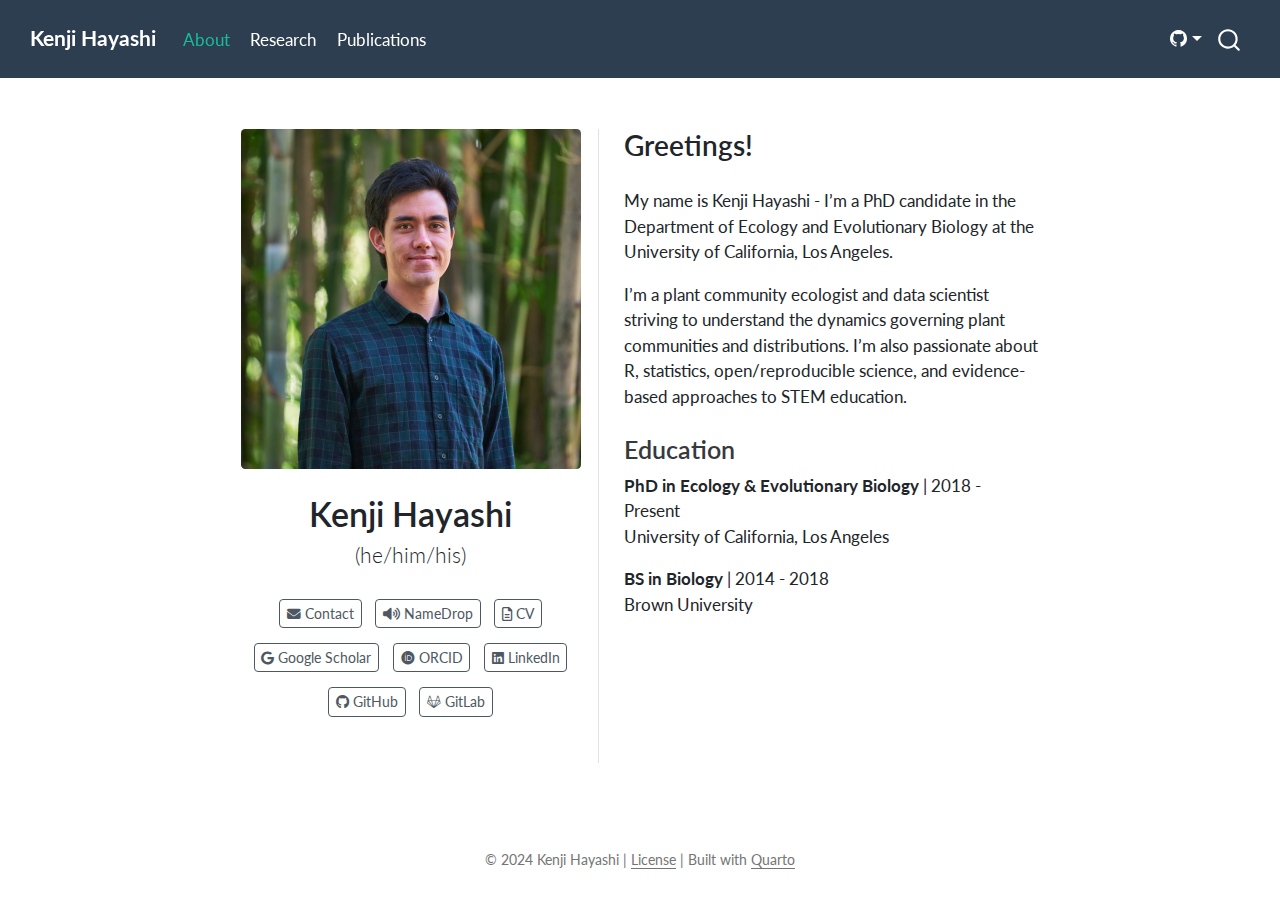
<file: docs/index.html>
<!DOCTYPE html>
<html xmlns="http://www.w3.org/1999/xhtml" lang="en" xml:lang="en"><head>

<meta charset="utf-8">
<meta name="generator" content="quarto-1.4.550">

<meta name="viewport" content="width=device-width, initial-scale=1.0, user-scalable=yes">


<title>Kenji Hayashi</title>
<style>
code{white-space: pre-wrap;}
span.smallcaps{font-variant: small-caps;}
div.columns{display: flex; gap: min(4vw, 1.5em);}
div.column{flex: auto; overflow-x: auto;}
div.hanging-indent{margin-left: 1.5em; text-indent: -1.5em;}
ul.task-list{list-style: none;}
ul.task-list li input[type="checkbox"] {
  width: 0.8em;
  margin: 0 0.8em 0.2em -1em; /* quarto-specific, see https://github.com/quarto-dev/quarto-cli/issues/4556 */ 
  vertical-align: middle;
}
</style>


<script src="site_libs/quarto-nav/quarto-nav.js"></script>
<script src="site_libs/quarto-nav/headroom.min.js"></script>
<script src="site_libs/clipboard/clipboard.min.js"></script>
<script src="site_libs/quarto-search/autocomplete.umd.js"></script>
<script src="site_libs/quarto-search/fuse.min.js"></script>
<script src="site_libs/quarto-search/quarto-search.js"></script>
<meta name="quarto:offset" content="./">
<script src="site_libs/quarto-html/quarto.js"></script>
<script src="site_libs/quarto-html/popper.min.js"></script>
<script src="site_libs/quarto-html/tippy.umd.min.js"></script>
<link href="site_libs/quarto-html/tippy.css" rel="stylesheet">
<link href="site_libs/quarto-html/quarto-syntax-highlighting.css" rel="stylesheet" id="quarto-text-highlighting-styles">
<script src="site_libs/bootstrap/bootstrap.min.js"></script>
<link href="site_libs/bootstrap/bootstrap-icons.css" rel="stylesheet">
<link href="site_libs/bootstrap/bootstrap.min.css" rel="stylesheet" id="quarto-bootstrap" data-mode="light">
<link href="site_libs/quarto-contrib/fontawesome6-0.1.0/all.css" rel="stylesheet">
<link href="site_libs/quarto-contrib/fontawesome6-0.1.0/latex-fontsize.css" rel="stylesheet">
<script id="quarto-search-options" type="application/json">{
  "location": "navbar",
  "copy-button": false,
  "collapse-after": 3,
  "panel-placement": "end",
  "type": "overlay",
  "limit": 50,
  "keyboard-shortcut": [
    "f",
    "/",
    "s"
  ],
  "show-item-context": false,
  "language": {
    "search-no-results-text": "No results",
    "search-matching-documents-text": "matching documents",
    "search-copy-link-title": "Copy link to search",
    "search-hide-matches-text": "Hide additional matches",
    "search-more-match-text": "more match in this document",
    "search-more-matches-text": "more matches in this document",
    "search-clear-button-title": "Clear",
    "search-text-placeholder": "",
    "search-detached-cancel-button-title": "Cancel",
    "search-submit-button-title": "Submit",
    "search-label": "Search"
  }
}</script>


<meta property="og:title" content="Kenji Hayashi">
<meta property="og:description" content="Personal website for Kenji Hayashi, PhD candidate in Ecology and Evolutionary Biology at UCLA">
<meta property="og:image" content="https://kthayashi.github.io/assets/img/lasthenia-californica.jpg">
<meta property="og:site_name" content="Kenji Hayashi">
<meta property="og:image:alt" content="Photo of Lasthenia californica">
<meta name="twitter:title" content="Kenji Hayashi">
<meta name="twitter:description" content="Personal website for Kenji Hayashi, PhD candidate in Ecology and Evolutionary Biology at UCLA">
<meta name="twitter:image" content="https://kthayashi.github.io/assets/img/lasthenia-californica.jpg">
<meta name="twitter:image:alt" content="Photo of Lasthenia californica">
<meta name="twitter:card" content="summary_large_image">
</head>

<body class="nav-fixed fullcontent">

<div id="quarto-search-results"></div>
  <header id="quarto-header" class="headroom fixed-top">
    <nav class="navbar navbar-expand-lg " data-bs-theme="dark">
      <div class="navbar-container container-fluid">
      <div class="navbar-brand-container mx-auto">
    <a class="navbar-brand" href="./index.html">
    <span class="navbar-title">Kenji Hayashi</span>
    </a>
  </div>
            <div id="quarto-search" class="" title="Search"></div>
          <button class="navbar-toggler" type="button" data-bs-toggle="collapse" data-bs-target="#navbarCollapse" aria-controls="navbarCollapse" aria-expanded="false" aria-label="Toggle navigation" onclick="if (window.quartoToggleHeadroom) { window.quartoToggleHeadroom(); }">
  <span class="navbar-toggler-icon"></span>
</button>
          <div class="collapse navbar-collapse" id="navbarCollapse">
            <ul class="navbar-nav navbar-nav-scroll me-auto">
  <li class="nav-item">
    <a class="nav-link active" href="./index.html" aria-current="page"> 
<span class="menu-text">About</span></a>
  </li>  
  <li class="nav-item">
    <a class="nav-link" href="./research.html"> 
<span class="menu-text">Research</span></a>
  </li>  
  <li class="nav-item">
    <a class="nav-link" href="./publications.html"> 
<span class="menu-text">Publications</span></a>
  </li>  
</ul>
          </div> <!-- /navcollapse -->
          <div class="quarto-navbar-tools">
    <div class="dropdown">
      <a href="" title="" id="quarto-navigation-tool-dropdown-0" class="quarto-navigation-tool dropdown-toggle px-1" data-bs-toggle="dropdown" aria-expanded="false" aria-label=""><i class="bi bi-github"></i></a>
      <ul class="dropdown-menu dropdown-menu-end" aria-labelledby="quarto-navigation-tool-dropdown-0">
          <li>
            <a class="dropdown-item quarto-navbar-tools-item" href="https://github.com/kthayashi/kthayashi.github.io">
            Source code
            </a>
          </li>
          <li>
            <a class="dropdown-item quarto-navbar-tools-item" href="https://github.com/kthayashi/kthayashi.github.io/issues">
            Report an issue
            </a>
          </li>
      </ul>
    </div>
</div>
      </div> <!-- /container-fluid -->
    </nav>
</header>
<!-- content -->
<div id="quarto-content" class="quarto-container page-columns page-rows-contents page-layout-article page-navbar">
<!-- sidebar -->
<!-- margin-sidebar -->
    
<!-- main -->
<div class="quarto-about-trestles content">
  <div class="about-entity">
    <img src="assets/img/headshot.jpg" alt="Headshot of Kenji Hayashi" class="about-image
  rounded " style="width: 20em;">
<header id="title-block-header" class="quarto-title-block default">
<div class="quarto-title">
<h1 class="title">Kenji Hayashi</h1>
<p class="subtitle lead">(he/him/his)</p>
</div>
<div class="quarto-title-meta">
  </div>
</header>
    <div class="about-links">
  <a href="mailto:kthayashi@ucla.edu" class="about-link" rel="" target="">
     <span class="about-link-text"><i class="fa-solid fa-envelope" aria-label="envelope"></i> Contact</span>
  </a>
  <a href="https://namedrop.io/kenjihayashi" class="about-link" rel="" target="">
     <span class="about-link-text"><i class="fa-solid fa-volume-high" aria-label="volume-high"></i> NameDrop</span>
  </a>
  <a href="https://raw.githubusercontent.com/kthayashi/cv/main/Kenji-Hayashi-CV.pdf" class="about-link" rel="" target="">
     <span class="about-link-text"><i class="fa-regular fa-file-lines" aria-label="file-lines"></i> CV</span>
  </a>
  <a href="https://scholar.google.com/citations?user=EQaU-9wAAAAJ" class="about-link" rel="" target="">
     <span class="about-link-text"><i class="fa-brands fa-google" aria-label="google"></i> Google Scholar</span>
  </a>
  <a href="https://orcid.org/0000-0002-7598-1865" class="about-link" rel="" target="">
     <span class="about-link-text"><i class="fa-brands fa-orcid" aria-label="orcid"></i> ORCID</span>
  </a>
  <a href="https://www.linkedin.com/in/kthayashi" class="about-link" rel="" target="">
     <span class="about-link-text"><i class="fa-brands fa-linkedin" aria-label="linkedin"></i> LinkedIn</span>
  </a>
  <a href="https://github.com/kthayashi" class="about-link" rel="" target="">
     <span class="about-link-text"><i class="fa-brands fa-github" aria-label="github"></i> GitHub</span>
  </a>
  <a href="https://gitlab.com/kthayashi" class="about-link" rel="" target="">
     <span class="about-link-text"><i class="fa-brands fa-gitlab" aria-label="gitlab"></i> GitLab</span>
  </a>
</div>
  </div>
  <div class="about-contents"><main class="content" id="quarto-document-content">
<section id="greetings" class="level2">
<h2 data-anchor-id="greetings">Greetings!</h2>
<p>My name is Kenji Hayashi - I’m a PhD candidate in the Department of Ecology and Evolutionary Biology at the University of California, Los Angeles.</p>
<p>I’m a plant community ecologist and data scientist striving to understand the dynamics governing plant communities and distributions. I’m also passionate about R, statistics, open/reproducible science, and evidence-based approaches to STEM education.</p>
<section id="education" class="level3">
<h3 data-anchor-id="education">Education</h3>
<p><strong>PhD in Ecology &amp; Evolutionary Biology</strong> | 2018 - Present<br>
University of California, Los Angeles</p>
<p><strong>BS in Biology</strong> | 2014 - 2018<br>
Brown University</p>


</section>
</section>
</main></div>
</div>
 <!-- /main -->
<script id="quarto-html-after-body" type="application/javascript">
window.document.addEventListener("DOMContentLoaded", function (event) {
  const toggleBodyColorMode = (bsSheetEl) => {
    const mode = bsSheetEl.getAttribute("data-mode");
    const bodyEl = window.document.querySelector("body");
    if (mode === "dark") {
      bodyEl.classList.add("quarto-dark");
      bodyEl.classList.remove("quarto-light");
    } else {
      bodyEl.classList.add("quarto-light");
      bodyEl.classList.remove("quarto-dark");
    }
  }
  const toggleBodyColorPrimary = () => {
    const bsSheetEl = window.document.querySelector("link#quarto-bootstrap");
    if (bsSheetEl) {
      toggleBodyColorMode(bsSheetEl);
    }
  }
  toggleBodyColorPrimary();  
  const isCodeAnnotation = (el) => {
    for (const clz of el.classList) {
      if (clz.startsWith('code-annotation-')) {                     
        return true;
      }
    }
    return false;
  }
  const clipboard = new window.ClipboardJS('.code-copy-button', {
    text: function(trigger) {
      const codeEl = trigger.previousElementSibling.cloneNode(true);
      for (const childEl of codeEl.children) {
        if (isCodeAnnotation(childEl)) {
          childEl.remove();
        }
      }
      return codeEl.innerText;
    }
  });
  clipboard.on('success', function(e) {
    // button target
    const button = e.trigger;
    // don't keep focus
    button.blur();
    // flash "checked"
    button.classList.add('code-copy-button-checked');
    var currentTitle = button.getAttribute("title");
    button.setAttribute("title", "Copied!");
    let tooltip;
    if (window.bootstrap) {
      button.setAttribute("data-bs-toggle", "tooltip");
      button.setAttribute("data-bs-placement", "left");
      button.setAttribute("data-bs-title", "Copied!");
      tooltip = new bootstrap.Tooltip(button, 
        { trigger: "manual", 
          customClass: "code-copy-button-tooltip",
          offset: [0, -8]});
      tooltip.show();    
    }
    setTimeout(function() {
      if (tooltip) {
        tooltip.hide();
        button.removeAttribute("data-bs-title");
        button.removeAttribute("data-bs-toggle");
        button.removeAttribute("data-bs-placement");
      }
      button.setAttribute("title", currentTitle);
      button.classList.remove('code-copy-button-checked');
    }, 1000);
    // clear code selection
    e.clearSelection();
  });
  function tippyHover(el, contentFn, onTriggerFn, onUntriggerFn) {
    const config = {
      allowHTML: true,
      maxWidth: 500,
      delay: 100,
      arrow: false,
      appendTo: function(el) {
          return el.parentElement;
      },
      interactive: true,
      interactiveBorder: 10,
      theme: 'quarto',
      placement: 'bottom-start',
    };
    if (contentFn) {
      config.content = contentFn;
    }
    if (onTriggerFn) {
      config.onTrigger = onTriggerFn;
    }
    if (onUntriggerFn) {
      config.onUntrigger = onUntriggerFn;
    }
    window.tippy(el, config); 
  }
  const noterefs = window.document.querySelectorAll('a[role="doc-noteref"]');
  for (var i=0; i<noterefs.length; i++) {
    const ref = noterefs[i];
    tippyHover(ref, function() {
      // use id or data attribute instead here
      let href = ref.getAttribute('data-footnote-href') || ref.getAttribute('href');
      try { href = new URL(href).hash; } catch {}
      const id = href.replace(/^#\/?/, "");
      const note = window.document.getElementById(id);
      return note.innerHTML;
    });
  }
  const xrefs = window.document.querySelectorAll('a.quarto-xref');
  const processXRef = (id, note) => {
    // Strip column container classes
    const stripColumnClz = (el) => {
      el.classList.remove("page-full", "page-columns");
      if (el.children) {
        for (const child of el.children) {
          stripColumnClz(child);
        }
      }
    }
    stripColumnClz(note)
    if (id === null || id.startsWith('sec-')) {
      // Special case sections, only their first couple elements
      const container = document.createElement("div");
      if (note.children && note.children.length > 2) {
        container.appendChild(note.children[0].cloneNode(true));
        for (let i = 1; i < note.children.length; i++) {
          const child = note.children[i];
          if (child.tagName === "P" && child.innerText === "") {
            continue;
          } else {
            container.appendChild(child.cloneNode(true));
            break;
          }
        }
        if (window.Quarto?.typesetMath) {
          window.Quarto.typesetMath(container);
        }
        return container.innerHTML
      } else {
        if (window.Quarto?.typesetMath) {
          window.Quarto.typesetMath(note);
        }
        return note.innerHTML;
      }
    } else {
      // Remove any anchor links if they are present
      const anchorLink = note.querySelector('a.anchorjs-link');
      if (anchorLink) {
        anchorLink.remove();
      }
      if (window.Quarto?.typesetMath) {
        window.Quarto.typesetMath(note);
      }
      // TODO in 1.5, we should make sure this works without a callout special case
      if (note.classList.contains("callout")) {
        return note.outerHTML;
      } else {
        return note.innerHTML;
      }
    }
  }
  for (var i=0; i<xrefs.length; i++) {
    const xref = xrefs[i];
    tippyHover(xref, undefined, function(instance) {
      instance.disable();
      let url = xref.getAttribute('href');
      let hash = undefined; 
      if (url.startsWith('#')) {
        hash = url;
      } else {
        try { hash = new URL(url).hash; } catch {}
      }
      if (hash) {
        const id = hash.replace(/^#\/?/, "");
        const note = window.document.getElementById(id);
        if (note !== null) {
          try {
            const html = processXRef(id, note.cloneNode(true));
            instance.setContent(html);
          } finally {
            instance.enable();
            instance.show();
          }
        } else {
          // See if we can fetch this
          fetch(url.split('#')[0])
          .then(res => res.text())
          .then(html => {
            const parser = new DOMParser();
            const htmlDoc = parser.parseFromString(html, "text/html");
            const note = htmlDoc.getElementById(id);
            if (note !== null) {
              const html = processXRef(id, note);
              instance.setContent(html);
            } 
          }).finally(() => {
            instance.enable();
            instance.show();
          });
        }
      } else {
        // See if we can fetch a full url (with no hash to target)
        // This is a special case and we should probably do some content thinning / targeting
        fetch(url)
        .then(res => res.text())
        .then(html => {
          const parser = new DOMParser();
          const htmlDoc = parser.parseFromString(html, "text/html");
          const note = htmlDoc.querySelector('main.content');
          if (note !== null) {
            // This should only happen for chapter cross references
            // (since there is no id in the URL)
            // remove the first header
            if (note.children.length > 0 && note.children[0].tagName === "HEADER") {
              note.children[0].remove();
            }
            const html = processXRef(null, note);
            instance.setContent(html);
          } 
        }).finally(() => {
          instance.enable();
          instance.show();
        });
      }
    }, function(instance) {
    });
  }
      let selectedAnnoteEl;
      const selectorForAnnotation = ( cell, annotation) => {
        let cellAttr = 'data-code-cell="' + cell + '"';
        let lineAttr = 'data-code-annotation="' +  annotation + '"';
        const selector = 'span[' + cellAttr + '][' + lineAttr + ']';
        return selector;
      }
      const selectCodeLines = (annoteEl) => {
        const doc = window.document;
        const targetCell = annoteEl.getAttribute("data-target-cell");
        const targetAnnotation = annoteEl.getAttribute("data-target-annotation");
        const annoteSpan = window.document.querySelector(selectorForAnnotation(targetCell, targetAnnotation));
        const lines = annoteSpan.getAttribute("data-code-lines").split(",");
        const lineIds = lines.map((line) => {
          return targetCell + "-" + line;
        })
        let top = null;
        let height = null;
        let parent = null;
        if (lineIds.length > 0) {
            //compute the position of the single el (top and bottom and make a div)
            const el = window.document.getElementById(lineIds[0]);
            top = el.offsetTop;
            height = el.offsetHeight;
            parent = el.parentElement.parentElement;
          if (lineIds.length > 1) {
            const lastEl = window.document.getElementById(lineIds[lineIds.length - 1]);
            const bottom = lastEl.offsetTop + lastEl.offsetHeight;
            height = bottom - top;
          }
          if (top !== null && height !== null && parent !== null) {
            // cook up a div (if necessary) and position it 
            let div = window.document.getElementById("code-annotation-line-highlight");
            if (div === null) {
              div = window.document.createElement("div");
              div.setAttribute("id", "code-annotation-line-highlight");
              div.style.position = 'absolute';
              parent.appendChild(div);
            }
            div.style.top = top - 2 + "px";
            div.style.height = height + 4 + "px";
            div.style.left = 0;
            let gutterDiv = window.document.getElementById("code-annotation-line-highlight-gutter");
            if (gutterDiv === null) {
              gutterDiv = window.document.createElement("div");
              gutterDiv.setAttribute("id", "code-annotation-line-highlight-gutter");
              gutterDiv.style.position = 'absolute';
              const codeCell = window.document.getElementById(targetCell);
              const gutter = codeCell.querySelector('.code-annotation-gutter');
              gutter.appendChild(gutterDiv);
            }
            gutterDiv.style.top = top - 2 + "px";
            gutterDiv.style.height = height + 4 + "px";
          }
          selectedAnnoteEl = annoteEl;
        }
      };
      const unselectCodeLines = () => {
        const elementsIds = ["code-annotation-line-highlight", "code-annotation-line-highlight-gutter"];
        elementsIds.forEach((elId) => {
          const div = window.document.getElementById(elId);
          if (div) {
            div.remove();
          }
        });
        selectedAnnoteEl = undefined;
      };
        // Handle positioning of the toggle
    window.addEventListener(
      "resize",
      throttle(() => {
        elRect = undefined;
        if (selectedAnnoteEl) {
          selectCodeLines(selectedAnnoteEl);
        }
      }, 10)
    );
    function throttle(fn, ms) {
    let throttle = false;
    let timer;
      return (...args) => {
        if(!throttle) { // first call gets through
            fn.apply(this, args);
            throttle = true;
        } else { // all the others get throttled
            if(timer) clearTimeout(timer); // cancel #2
            timer = setTimeout(() => {
              fn.apply(this, args);
              timer = throttle = false;
            }, ms);
        }
      };
    }
      // Attach click handler to the DT
      const annoteDls = window.document.querySelectorAll('dt[data-target-cell]');
      for (const annoteDlNode of annoteDls) {
        annoteDlNode.addEventListener('click', (event) => {
          const clickedEl = event.target;
          if (clickedEl !== selectedAnnoteEl) {
            unselectCodeLines();
            const activeEl = window.document.querySelector('dt[data-target-cell].code-annotation-active');
            if (activeEl) {
              activeEl.classList.remove('code-annotation-active');
            }
            selectCodeLines(clickedEl);
            clickedEl.classList.add('code-annotation-active');
          } else {
            // Unselect the line
            unselectCodeLines();
            clickedEl.classList.remove('code-annotation-active');
          }
        });
      }
  const findCites = (el) => {
    const parentEl = el.parentElement;
    if (parentEl) {
      const cites = parentEl.dataset.cites;
      if (cites) {
        return {
          el,
          cites: cites.split(' ')
        };
      } else {
        return findCites(el.parentElement)
      }
    } else {
      return undefined;
    }
  };
  var bibliorefs = window.document.querySelectorAll('a[role="doc-biblioref"]');
  for (var i=0; i<bibliorefs.length; i++) {
    const ref = bibliorefs[i];
    const citeInfo = findCites(ref);
    if (citeInfo) {
      tippyHover(citeInfo.el, function() {
        var popup = window.document.createElement('div');
        citeInfo.cites.forEach(function(cite) {
          var citeDiv = window.document.createElement('div');
          citeDiv.classList.add('hanging-indent');
          citeDiv.classList.add('csl-entry');
          var biblioDiv = window.document.getElementById('ref-' + cite);
          if (biblioDiv) {
            citeDiv.innerHTML = biblioDiv.innerHTML;
          }
          popup.appendChild(citeDiv);
        });
        return popup.innerHTML;
      });
    }
  }
});
</script>
</div> <!-- /content -->
<footer class="footer">
  <div class="nav-footer">
    <div class="nav-footer-left">
      &nbsp;
    </div>   
    <div class="nav-footer-center">
<p>© 2024 Kenji Hayashi | <a href="https://github.com/kthayashi/kthayashi.github.io#license">License</a> | Built with <a href="https://quarto.org/">Quarto</a></p>
</div>
    <div class="nav-footer-right">
      &nbsp;
    </div>
  </div>
</footer>




</body></html>
</file>
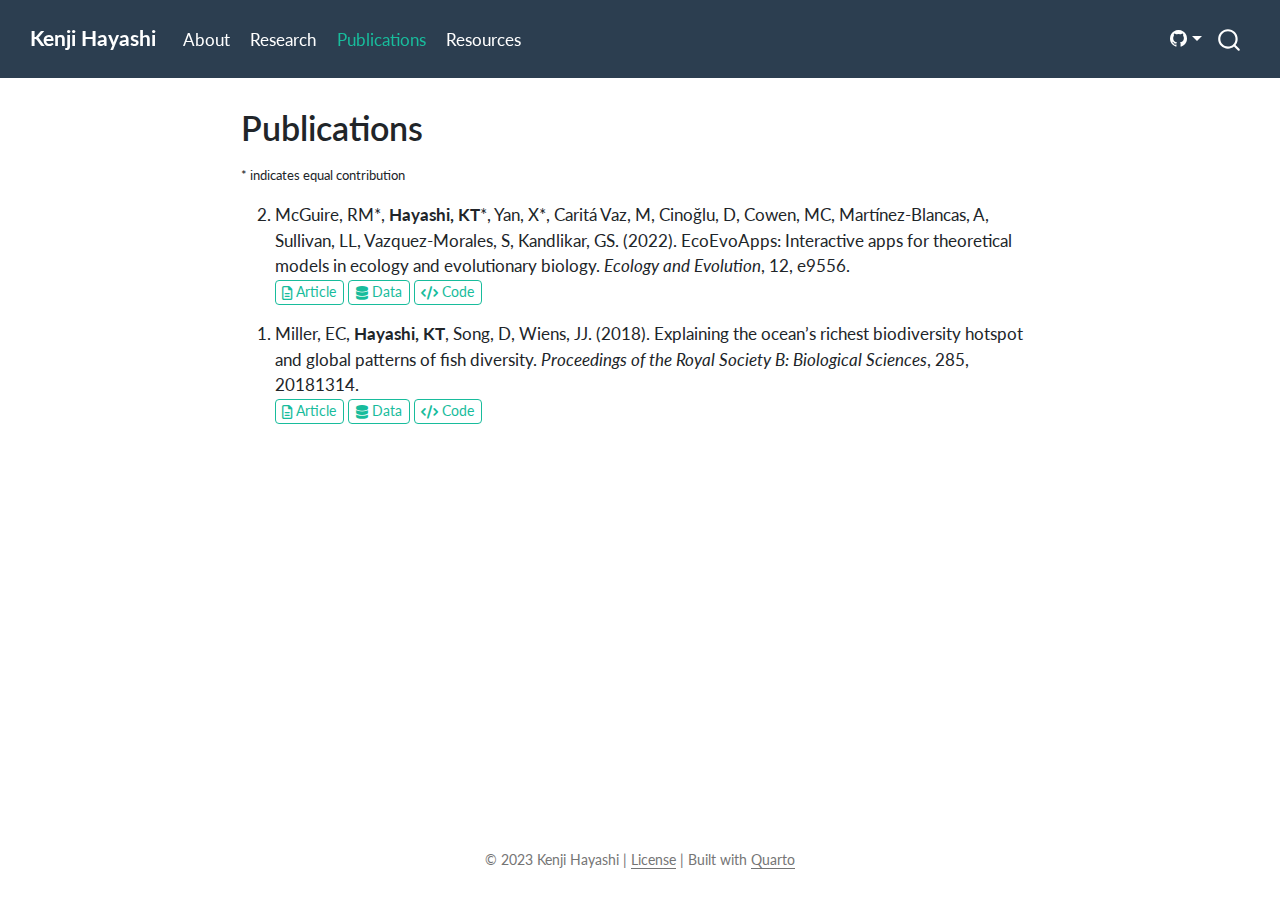
<file: docs/publications/index.html>
<!DOCTYPE html>
<html xmlns="http://www.w3.org/1999/xhtml" lang="en" xml:lang="en"><head>

<meta charset="utf-8">
<meta name="generator" content="quarto-1.3.433">

<meta name="viewport" content="width=device-width, initial-scale=1.0, user-scalable=yes">


<title>Kenji Hayashi - Publications</title>
<style>
code{white-space: pre-wrap;}
span.smallcaps{font-variant: small-caps;}
div.columns{display: flex; gap: min(4vw, 1.5em);}
div.column{flex: auto; overflow-x: auto;}
div.hanging-indent{margin-left: 1.5em; text-indent: -1.5em;}
ul.task-list{list-style: none;}
ul.task-list li input[type="checkbox"] {
  width: 0.8em;
  margin: 0 0.8em 0.2em -1em; /* quarto-specific, see https://github.com/quarto-dev/quarto-cli/issues/4556 */ 
  vertical-align: middle;
}
</style>


<script src="../site_libs/quarto-nav/quarto-nav.js"></script>
<script src="../site_libs/quarto-nav/headroom.min.js"></script>
<script src="../site_libs/clipboard/clipboard.min.js"></script>
<script src="../site_libs/quarto-search/autocomplete.umd.js"></script>
<script src="../site_libs/quarto-search/fuse.min.js"></script>
<script src="../site_libs/quarto-search/quarto-search.js"></script>
<meta name="quarto:offset" content="../">
<script src="../site_libs/quarto-html/quarto.js"></script>
<script src="../site_libs/quarto-html/popper.min.js"></script>
<script src="../site_libs/quarto-html/tippy.umd.min.js"></script>
<script src="../site_libs/quarto-html/anchor.min.js"></script>
<link href="../site_libs/quarto-html/tippy.css" rel="stylesheet">
<link href="../site_libs/quarto-html/quarto-syntax-highlighting.css" rel="stylesheet" id="quarto-text-highlighting-styles">
<script src="../site_libs/bootstrap/bootstrap.min.js"></script>
<link href="../site_libs/bootstrap/bootstrap-icons.css" rel="stylesheet">
<link href="../site_libs/bootstrap/bootstrap.min.css" rel="stylesheet" id="quarto-bootstrap" data-mode="light">
<link href="../site_libs/quarto-contrib/fontawesome6-0.1.0/all.css" rel="stylesheet">
<link href="../site_libs/quarto-contrib/fontawesome6-0.1.0/latex-fontsize.css" rel="stylesheet">
<script id="quarto-search-options" type="application/json">{
  "location": "navbar",
  "copy-button": false,
  "collapse-after": 3,
  "panel-placement": "end",
  "type": "overlay",
  "limit": 20,
  "language": {
    "search-no-results-text": "No results",
    "search-matching-documents-text": "matching documents",
    "search-copy-link-title": "Copy link to search",
    "search-hide-matches-text": "Hide additional matches",
    "search-more-match-text": "more match in this document",
    "search-more-matches-text": "more matches in this document",
    "search-clear-button-title": "Clear",
    "search-detached-cancel-button-title": "Cancel",
    "search-submit-button-title": "Submit",
    "search-label": "Search"
  }
}</script>


<meta property="og:title" content="Kenji Hayashi - Publications">
<meta property="og:description" content="Personal website for Kenji Hayashi, PhD candidate in Ecology and Evolutionary Biology at UCLA">
<meta property="og:image" content="https://kthayashi.github.io/publications/assets/img/lasthenia-californica.jpg">
<meta property="og:site-name" content="Kenji Hayashi">
<meta name="twitter:title" content="Kenji Hayashi - Publications">
<meta name="twitter:description" content="Personal website for Kenji Hayashi, PhD candidate in Ecology and Evolutionary Biology at UCLA">
<meta name="twitter:image" content="https://kthayashi.github.io/publications/assets/img/lasthenia-californica.jpg">
<meta name="twitter:card" content="summary_large_image">
</head>

<body class="nav-fixed fullcontent">

<div id="quarto-search-results"></div>
  <header id="quarto-header" class="headroom fixed-top">
    <nav class="navbar navbar-expand-lg navbar-dark ">
      <div class="navbar-container container-fluid">
      <div class="navbar-brand-container">
    <a class="navbar-brand" href="../index.html">
    <span class="navbar-title">Kenji Hayashi</span>
    </a>
  </div>
            <div id="quarto-search" class="" title="Search"></div>
          <button class="navbar-toggler" type="button" data-bs-toggle="collapse" data-bs-target="#navbarCollapse" aria-controls="navbarCollapse" aria-expanded="false" aria-label="Toggle navigation" onclick="if (window.quartoToggleHeadroom) { window.quartoToggleHeadroom(); }">
  <span class="navbar-toggler-icon"></span>
</button>
          <div class="collapse navbar-collapse" id="navbarCollapse">
            <ul class="navbar-nav navbar-nav-scroll me-auto">
  <li class="nav-item">
    <a class="nav-link" href="../index.html" rel="" target="">
 <span class="menu-text">About</span></a>
  </li>  
  <li class="nav-item">
    <a class="nav-link" href="../research/index.html" rel="" target="">
 <span class="menu-text">Research</span></a>
  </li>  
  <li class="nav-item">
    <a class="nav-link active" href="../publications/index.html" rel="" target="" aria-current="page">
 <span class="menu-text">Publications</span></a>
  </li>  
  <li class="nav-item">
    <a class="nav-link" href="../resources/index.html" rel="" target="">
 <span class="menu-text">Resources</span></a>
  </li>  
</ul>
            <div class="quarto-navbar-tools ms-auto">
    <div class="dropdown">
      <a href="" title="" id="quarto-navigation-tool-dropdown-0" class="quarto-navigation-tool dropdown-toggle px-1" data-bs-toggle="dropdown" aria-expanded="false" aria-label=""><i class="bi bi-github"></i></a>
      <ul class="dropdown-menu dropdown-menu-end" aria-labelledby="quarto-navigation-tool-dropdown-0">
          <li>
            <a class="dropdown-item quarto-navbar-tools ms-auto-item" href="https://github.com/kthayashi/kthayashi.github.io">
            Source code
            </a>
          </li>
          <li>
            <a class="dropdown-item quarto-navbar-tools ms-auto-item" href="https://github.com/kthayashi/kthayashi.github.io/issues">
            Report an issue
            </a>
          </li>
      </ul>
    </div>
</div>
          </div> <!-- /navcollapse -->
      </div> <!-- /container-fluid -->
    </nav>
</header>
<!-- content -->
<div id="quarto-content" class="quarto-container page-columns page-rows-contents page-layout-article page-navbar">
<!-- sidebar -->
<!-- margin-sidebar -->
    
<!-- main -->
<main class="content" id="quarto-document-content">

<header id="title-block-header" class="quarto-title-block default">
<div class="quarto-title">
<h1 class="title">Publications</h1>
</div>



<div class="quarto-title-meta">

    
  
    
  </div>
  

</header>

<div style="font-size:small;">
<p>* indicates equal contribution</p>
</div>
<div>
<ol start="2" type="1">
<li>McGuire, RM*, <strong>Hayashi, KT</strong>*, Yan, X*, Caritá Vaz, M, Cinoğlu, D, Cowen, MC, Martínez-Blancas, A, Sullivan, LL, Vazquez-Morales, S, Kandlikar, GS. (2022). EcoEvoApps: Interactive apps for theoretical models in ecology and evolutionary biology. <em>Ecology and Evolution</em>, 12, e9556.<br>
<a href="https://doi.org/10.1002/ece3.9556" style="text-decoration: none; font-size: 0.8em; padding: 0.25em 0.5em; border: solid 1px; border-radius: 4px; box-sizing: border-box;"><i class="fa-regular fa-file-lines" title="Article" aria-label="Article"></i> Article</a> <a href="https://doi.org/10.5281/zenodo.7332967" style="text-decoration: none; font-size: 0.8em; padding: 0.25em 0.5em; border: solid 1px; border-radius: 4px; box-sizing: border-box;"><i class="fa-solid fa-database" title="Data" aria-label="Data"></i> Data</a> <a href="https://gitlab.com/ecoevoapps/ecoevoapps" style="text-decoration: none; font-size: 0.8em; padding: 0.25em 0.5em; border: solid 1px; border-radius: 4px; box-sizing: border-box;"><i class="fa-solid fa-code" title="Code" aria-label="Code"></i> Code</a><br>
</li>
</ol>
</div>
<div>
<ol type="1">
<li>Miller, EC, <strong>Hayashi, KT</strong>, Song, D, Wiens, JJ. (2018). Explaining the ocean’s richest biodiversity hotspot and global patterns of fish diversity. <em>Proceedings of the Royal Society B: Biological Sciences</em>, 285, 20181314.<br>
<a href="https://doi.org/10.1098/rspb.2018.1314" style="text-decoration: none; font-size: 0.8em; padding: 0.25em 0.5em; border: solid 1px; border-radius: 4px; box-sizing: border-box;"><i class="fa-regular fa-file-lines" title="Article" aria-label="Article"></i> Article</a> <a href="https://doi.org/10.6084/m9.figshare.c.4244933.v1" style="text-decoration: none; font-size: 0.8em; padding: 0.25em 0.5em; border: solid 1px; border-radius: 4px; box-sizing: border-box;"><i class="fa-solid fa-database" title="Data" aria-label="Data"></i> Data</a> <a href="https://doi.org/10.6084/m9.figshare.c.4244933.v1" style="text-decoration: none; font-size: 0.8em; padding: 0.25em 0.5em; border: solid 1px; border-radius: 4px; box-sizing: border-box;"><i class="fa-solid fa-code" title="Code" aria-label="Code"></i> Code</a><br>
</li>
</ol>
</div>



</main> <!-- /main -->
<script id="quarto-html-after-body" type="application/javascript">
window.document.addEventListener("DOMContentLoaded", function (event) {
  const toggleBodyColorMode = (bsSheetEl) => {
    const mode = bsSheetEl.getAttribute("data-mode");
    const bodyEl = window.document.querySelector("body");
    if (mode === "dark") {
      bodyEl.classList.add("quarto-dark");
      bodyEl.classList.remove("quarto-light");
    } else {
      bodyEl.classList.add("quarto-light");
      bodyEl.classList.remove("quarto-dark");
    }
  }
  const toggleBodyColorPrimary = () => {
    const bsSheetEl = window.document.querySelector("link#quarto-bootstrap");
    if (bsSheetEl) {
      toggleBodyColorMode(bsSheetEl);
    }
  }
  toggleBodyColorPrimary();  
  const icon = "";
  const anchorJS = new window.AnchorJS();
  anchorJS.options = {
    placement: 'right',
    icon: icon
  };
  anchorJS.add('.anchored');
  const isCodeAnnotation = (el) => {
    for (const clz of el.classList) {
      if (clz.startsWith('code-annotation-')) {                     
        return true;
      }
    }
    return false;
  }
  const clipboard = new window.ClipboardJS('.code-copy-button', {
    text: function(trigger) {
      const codeEl = trigger.previousElementSibling.cloneNode(true);
      for (const childEl of codeEl.children) {
        if (isCodeAnnotation(childEl)) {
          childEl.remove();
        }
      }
      return codeEl.innerText;
    }
  });
  clipboard.on('success', function(e) {
    // button target
    const button = e.trigger;
    // don't keep focus
    button.blur();
    // flash "checked"
    button.classList.add('code-copy-button-checked');
    var currentTitle = button.getAttribute("title");
    button.setAttribute("title", "Copied!");
    let tooltip;
    if (window.bootstrap) {
      button.setAttribute("data-bs-toggle", "tooltip");
      button.setAttribute("data-bs-placement", "left");
      button.setAttribute("data-bs-title", "Copied!");
      tooltip = new bootstrap.Tooltip(button, 
        { trigger: "manual", 
          customClass: "code-copy-button-tooltip",
          offset: [0, -8]});
      tooltip.show();    
    }
    setTimeout(function() {
      if (tooltip) {
        tooltip.hide();
        button.removeAttribute("data-bs-title");
        button.removeAttribute("data-bs-toggle");
        button.removeAttribute("data-bs-placement");
      }
      button.setAttribute("title", currentTitle);
      button.classList.remove('code-copy-button-checked');
    }, 1000);
    // clear code selection
    e.clearSelection();
  });
  function tippyHover(el, contentFn) {
    const config = {
      allowHTML: true,
      content: contentFn,
      maxWidth: 500,
      delay: 100,
      arrow: false,
      appendTo: function(el) {
          return el.parentElement;
      },
      interactive: true,
      interactiveBorder: 10,
      theme: 'quarto',
      placement: 'bottom-start'
    };
    window.tippy(el, config); 
  }
  const noterefs = window.document.querySelectorAll('a[role="doc-noteref"]');
  for (var i=0; i<noterefs.length; i++) {
    const ref = noterefs[i];
    tippyHover(ref, function() {
      // use id or data attribute instead here
      let href = ref.getAttribute('data-footnote-href') || ref.getAttribute('href');
      try { href = new URL(href).hash; } catch {}
      const id = href.replace(/^#\/?/, "");
      const note = window.document.getElementById(id);
      return note.innerHTML;
    });
  }
      let selectedAnnoteEl;
      const selectorForAnnotation = ( cell, annotation) => {
        let cellAttr = 'data-code-cell="' + cell + '"';
        let lineAttr = 'data-code-annotation="' +  annotation + '"';
        const selector = 'span[' + cellAttr + '][' + lineAttr + ']';
        return selector;
      }
      const selectCodeLines = (annoteEl) => {
        const doc = window.document;
        const targetCell = annoteEl.getAttribute("data-target-cell");
        const targetAnnotation = annoteEl.getAttribute("data-target-annotation");
        const annoteSpan = window.document.querySelector(selectorForAnnotation(targetCell, targetAnnotation));
        const lines = annoteSpan.getAttribute("data-code-lines").split(",");
        const lineIds = lines.map((line) => {
          return targetCell + "-" + line;
        })
        let top = null;
        let height = null;
        let parent = null;
        if (lineIds.length > 0) {
            //compute the position of the single el (top and bottom and make a div)
            const el = window.document.getElementById(lineIds[0]);
            top = el.offsetTop;
            height = el.offsetHeight;
            parent = el.parentElement.parentElement;
          if (lineIds.length > 1) {
            const lastEl = window.document.getElementById(lineIds[lineIds.length - 1]);
            const bottom = lastEl.offsetTop + lastEl.offsetHeight;
            height = bottom - top;
          }
          if (top !== null && height !== null && parent !== null) {
            // cook up a div (if necessary) and position it 
            let div = window.document.getElementById("code-annotation-line-highlight");
            if (div === null) {
              div = window.document.createElement("div");
              div.setAttribute("id", "code-annotation-line-highlight");
              div.style.position = 'absolute';
              parent.appendChild(div);
            }
            div.style.top = top - 2 + "px";
            div.style.height = height + 4 + "px";
            let gutterDiv = window.document.getElementById("code-annotation-line-highlight-gutter");
            if (gutterDiv === null) {
              gutterDiv = window.document.createElement("div");
              gutterDiv.setAttribute("id", "code-annotation-line-highlight-gutter");
              gutterDiv.style.position = 'absolute';
              const codeCell = window.document.getElementById(targetCell);
              const gutter = codeCell.querySelector('.code-annotation-gutter');
              gutter.appendChild(gutterDiv);
            }
            gutterDiv.style.top = top - 2 + "px";
            gutterDiv.style.height = height + 4 + "px";
          }
          selectedAnnoteEl = annoteEl;
        }
      };
      const unselectCodeLines = () => {
        const elementsIds = ["code-annotation-line-highlight", "code-annotation-line-highlight-gutter"];
        elementsIds.forEach((elId) => {
          const div = window.document.getElementById(elId);
          if (div) {
            div.remove();
          }
        });
        selectedAnnoteEl = undefined;
      };
      // Attach click handler to the DT
      const annoteDls = window.document.querySelectorAll('dt[data-target-cell]');
      for (const annoteDlNode of annoteDls) {
        annoteDlNode.addEventListener('click', (event) => {
          const clickedEl = event.target;
          if (clickedEl !== selectedAnnoteEl) {
            unselectCodeLines();
            const activeEl = window.document.querySelector('dt[data-target-cell].code-annotation-active');
            if (activeEl) {
              activeEl.classList.remove('code-annotation-active');
            }
            selectCodeLines(clickedEl);
            clickedEl.classList.add('code-annotation-active');
          } else {
            // Unselect the line
            unselectCodeLines();
            clickedEl.classList.remove('code-annotation-active');
          }
        });
      }
  const findCites = (el) => {
    const parentEl = el.parentElement;
    if (parentEl) {
      const cites = parentEl.dataset.cites;
      if (cites) {
        return {
          el,
          cites: cites.split(' ')
        };
      } else {
        return findCites(el.parentElement)
      }
    } else {
      return undefined;
    }
  };
  var bibliorefs = window.document.querySelectorAll('a[role="doc-biblioref"]');
  for (var i=0; i<bibliorefs.length; i++) {
    const ref = bibliorefs[i];
    const citeInfo = findCites(ref);
    if (citeInfo) {
      tippyHover(citeInfo.el, function() {
        var popup = window.document.createElement('div');
        citeInfo.cites.forEach(function(cite) {
          var citeDiv = window.document.createElement('div');
          citeDiv.classList.add('hanging-indent');
          citeDiv.classList.add('csl-entry');
          var biblioDiv = window.document.getElementById('ref-' + cite);
          if (biblioDiv) {
            citeDiv.innerHTML = biblioDiv.innerHTML;
          }
          popup.appendChild(citeDiv);
        });
        return popup.innerHTML;
      });
    }
  }
});
</script>
</div> <!-- /content -->
<footer class="footer">
  <div class="nav-footer">
    <div class="nav-footer-left">
      &nbsp;
    </div>   
    <div class="nav-footer-center">© 2023 Kenji Hayashi | <a href="https://github.com/kthayashi/kthayashi.github.io#license">License</a> | Built with <a href="https://quarto.org/">Quarto</a></div>
    <div class="nav-footer-right">
      &nbsp;
    </div>
  </div>
</footer>



</body></html>
</file>
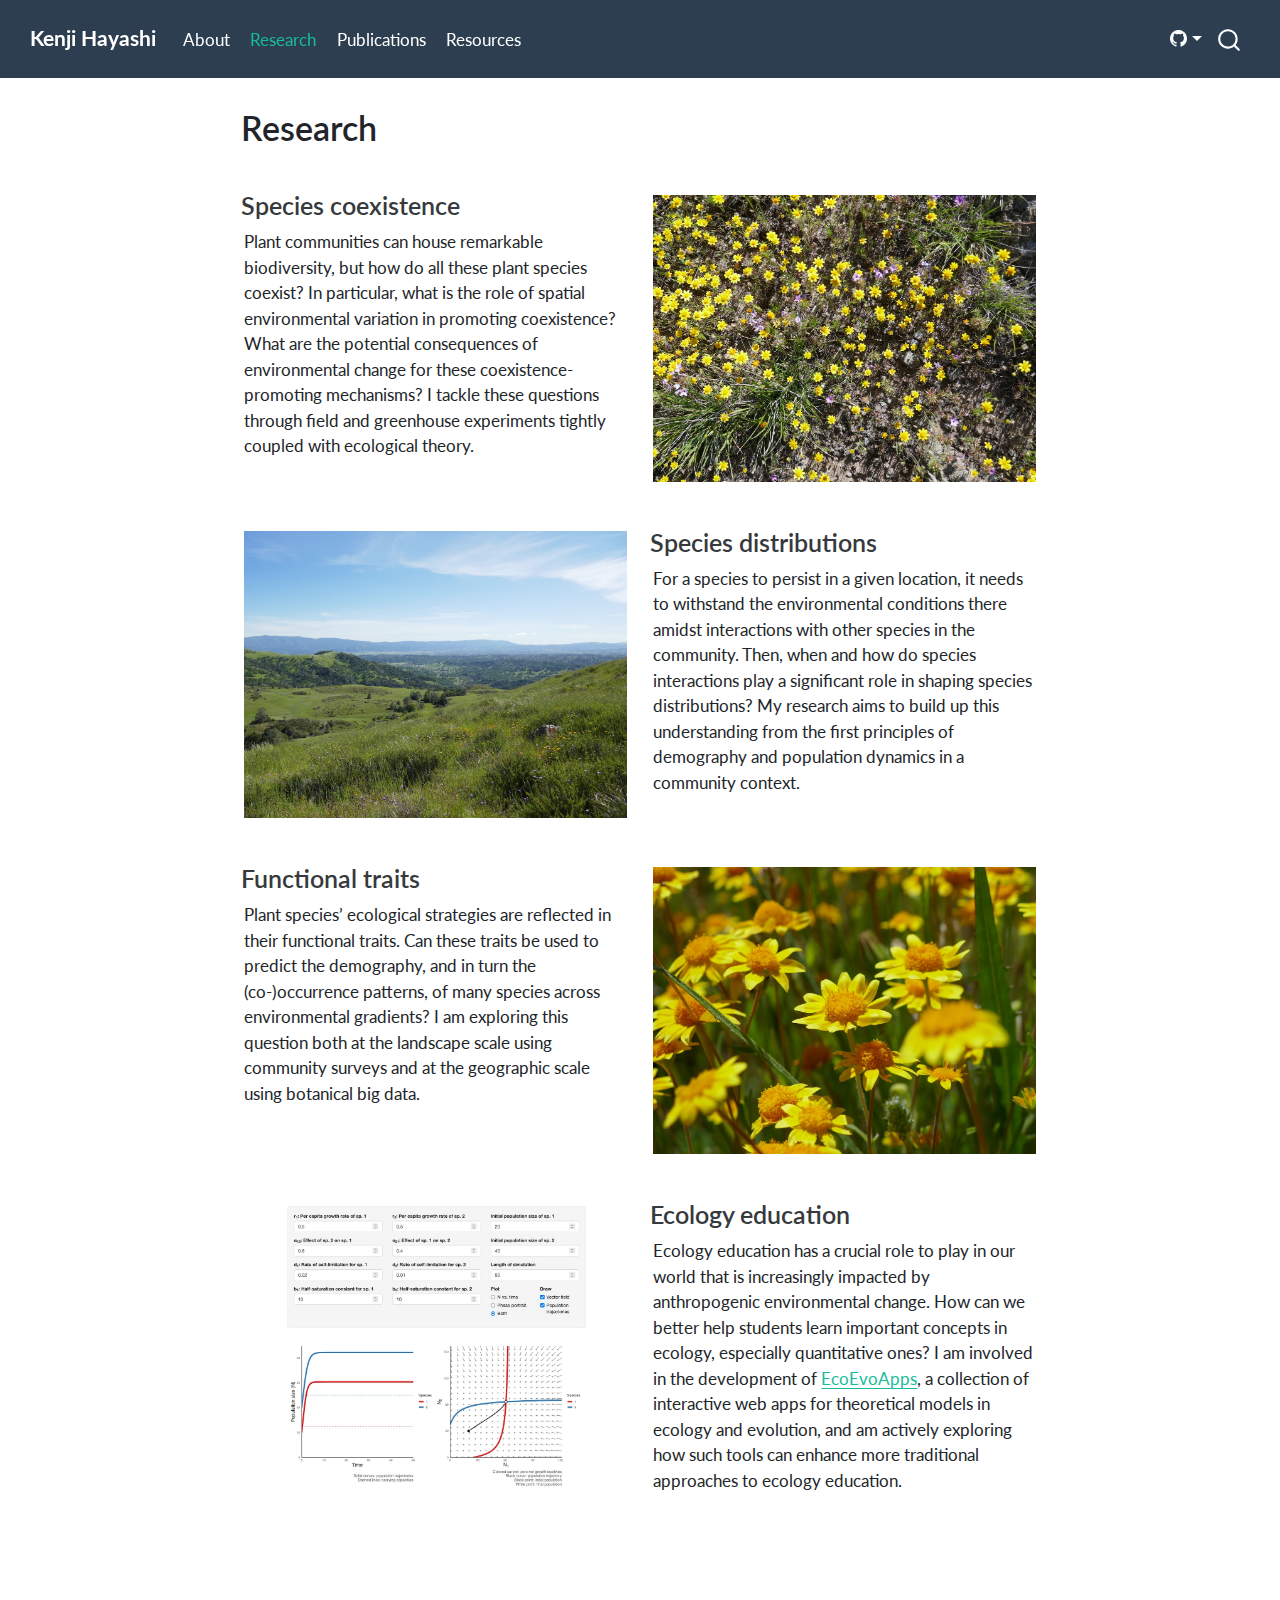
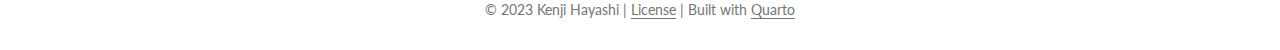
<file: docs/research/index.html>
<!DOCTYPE html>
<html xmlns="http://www.w3.org/1999/xhtml" lang="en" xml:lang="en"><head>

<meta charset="utf-8">
<meta name="generator" content="quarto-1.3.433">

<meta name="viewport" content="width=device-width, initial-scale=1.0, user-scalable=yes">


<title>Kenji Hayashi - Research</title>
<style>
code{white-space: pre-wrap;}
span.smallcaps{font-variant: small-caps;}
div.columns{display: flex; gap: min(4vw, 1.5em);}
div.column{flex: auto; overflow-x: auto;}
div.hanging-indent{margin-left: 1.5em; text-indent: -1.5em;}
ul.task-list{list-style: none;}
ul.task-list li input[type="checkbox"] {
  width: 0.8em;
  margin: 0 0.8em 0.2em -1em; /* quarto-specific, see https://github.com/quarto-dev/quarto-cli/issues/4556 */ 
  vertical-align: middle;
}
</style>


<script src="../site_libs/quarto-nav/quarto-nav.js"></script>
<script src="../site_libs/quarto-nav/headroom.min.js"></script>
<script src="../site_libs/clipboard/clipboard.min.js"></script>
<script src="../site_libs/quarto-search/autocomplete.umd.js"></script>
<script src="../site_libs/quarto-search/fuse.min.js"></script>
<script src="../site_libs/quarto-search/quarto-search.js"></script>
<meta name="quarto:offset" content="../">
<script src="../site_libs/quarto-html/quarto.js"></script>
<script src="../site_libs/quarto-html/popper.min.js"></script>
<script src="../site_libs/quarto-html/tippy.umd.min.js"></script>
<script src="../site_libs/quarto-html/anchor.min.js"></script>
<link href="../site_libs/quarto-html/tippy.css" rel="stylesheet">
<link href="../site_libs/quarto-html/quarto-syntax-highlighting.css" rel="stylesheet" id="quarto-text-highlighting-styles">
<script src="../site_libs/bootstrap/bootstrap.min.js"></script>
<link href="../site_libs/bootstrap/bootstrap-icons.css" rel="stylesheet">
<link href="../site_libs/bootstrap/bootstrap.min.css" rel="stylesheet" id="quarto-bootstrap" data-mode="light">
<script id="quarto-search-options" type="application/json">{
  "location": "navbar",
  "copy-button": false,
  "collapse-after": 3,
  "panel-placement": "end",
  "type": "overlay",
  "limit": 20,
  "language": {
    "search-no-results-text": "No results",
    "search-matching-documents-text": "matching documents",
    "search-copy-link-title": "Copy link to search",
    "search-hide-matches-text": "Hide additional matches",
    "search-more-match-text": "more match in this document",
    "search-more-matches-text": "more matches in this document",
    "search-clear-button-title": "Clear",
    "search-detached-cancel-button-title": "Cancel",
    "search-submit-button-title": "Submit",
    "search-label": "Search"
  }
}</script>


<meta property="og:title" content="Kenji Hayashi - Research">
<meta property="og:description" content="Personal website for Kenji Hayashi, PhD candidate in Ecology and Evolutionary Biology at UCLA">
<meta property="og:image" content="https://kthayashi.github.io/research/assets/img/lasthenia-californica.jpg">
<meta property="og:site-name" content="Kenji Hayashi">
<meta name="twitter:title" content="Kenji Hayashi - Research">
<meta name="twitter:description" content="Personal website for Kenji Hayashi, PhD candidate in Ecology and Evolutionary Biology at UCLA">
<meta name="twitter:image" content="https://kthayashi.github.io/research/assets/img/lasthenia-californica.jpg">
<meta name="twitter:card" content="summary_large_image">
</head>

<body class="nav-fixed fullcontent">

<div id="quarto-search-results"></div>
  <header id="quarto-header" class="headroom fixed-top">
    <nav class="navbar navbar-expand-lg navbar-dark ">
      <div class="navbar-container container-fluid">
      <div class="navbar-brand-container">
    <a class="navbar-brand" href="../index.html">
    <span class="navbar-title">Kenji Hayashi</span>
    </a>
  </div>
            <div id="quarto-search" class="" title="Search"></div>
          <button class="navbar-toggler" type="button" data-bs-toggle="collapse" data-bs-target="#navbarCollapse" aria-controls="navbarCollapse" aria-expanded="false" aria-label="Toggle navigation" onclick="if (window.quartoToggleHeadroom) { window.quartoToggleHeadroom(); }">
  <span class="navbar-toggler-icon"></span>
</button>
          <div class="collapse navbar-collapse" id="navbarCollapse">
            <ul class="navbar-nav navbar-nav-scroll me-auto">
  <li class="nav-item">
    <a class="nav-link" href="../index.html" rel="" target="">
 <span class="menu-text">About</span></a>
  </li>  
  <li class="nav-item">
    <a class="nav-link active" href="../research/index.html" rel="" target="" aria-current="page">
 <span class="menu-text">Research</span></a>
  </li>  
  <li class="nav-item">
    <a class="nav-link" href="../publications/index.html" rel="" target="">
 <span class="menu-text">Publications</span></a>
  </li>  
  <li class="nav-item">
    <a class="nav-link" href="../resources/index.html" rel="" target="">
 <span class="menu-text">Resources</span></a>
  </li>  
</ul>
            <div class="quarto-navbar-tools ms-auto">
    <div class="dropdown">
      <a href="" title="" id="quarto-navigation-tool-dropdown-0" class="quarto-navigation-tool dropdown-toggle px-1" data-bs-toggle="dropdown" aria-expanded="false" aria-label=""><i class="bi bi-github"></i></a>
      <ul class="dropdown-menu dropdown-menu-end" aria-labelledby="quarto-navigation-tool-dropdown-0">
          <li>
            <a class="dropdown-item quarto-navbar-tools ms-auto-item" href="https://github.com/kthayashi/kthayashi.github.io">
            Source code
            </a>
          </li>
          <li>
            <a class="dropdown-item quarto-navbar-tools ms-auto-item" href="https://github.com/kthayashi/kthayashi.github.io/issues">
            Report an issue
            </a>
          </li>
      </ul>
    </div>
</div>
          </div> <!-- /navcollapse -->
      </div> <!-- /container-fluid -->
    </nav>
</header>
<!-- content -->
<div id="quarto-content" class="quarto-container page-columns page-rows-contents page-layout-article page-navbar">
<!-- sidebar -->
<!-- margin-sidebar -->
    
<!-- main -->
<main class="content" id="quarto-document-content">

<header id="title-block-header" class="quarto-title-block default">
<div class="quarto-title">
<h1 class="title">Research</h1>
</div>



<div class="quarto-title-meta">

    
  
    
  </div>
  

</header>

<div class="quarto-layout-panel">
<div class="quarto-layout-row quarto-layout-valign-top">
<section id="species-coexistence" class="level3 quarto-layout-cell" style="flex-basis: 50.0%;justify-content: center;">
<h3 class="anchored" data-anchor-id="species-coexistence">Species coexistence</h3>
<p>Plant communities can house remarkable biodiversity, but how do all these plant species coexist? In particular, what is the role of spatial environmental variation in promoting coexistence? What are the potential consequences of environmental change for these coexistence-promoting mechanisms? I tackle these questions through field and greenhouse experiments tightly coupled with ecological theory.</p>
</section>
<div class="quarto-layout-cell" style="flex-basis: 50.0%;justify-content: center;">
<p><br> <img src="../assets/img/sedgwick-community.jpg" class="img-fluid"></p>
</div>
</div>
</div>
<div class="quarto-layout-panel">
<div class="quarto-layout-row quarto-layout-valign-top">
<div class="quarto-layout-cell" style="flex-basis: 50.0%;justify-content: center;">
<p><br> <img src="../assets/img/sedgwick-landscape.jpg" class="img-fluid"></p>
</div>
<section id="species-distributions" class="level3 quarto-layout-cell" style="flex-basis: 50.0%;justify-content: center;">
<h3 class="anchored" data-anchor-id="species-distributions">Species distributions</h3>
<p>For a species to persist in a given location, it needs to withstand the environmental conditions there amidst interactions with other species in the community. Then, when and how do species interactions play a significant role in shaping species distributions? My research aims to build up this understanding from the first principles of demography and population dynamics in a community context.</p>
</section>
</div>
</div>
<div class="quarto-layout-panel">
<div class="quarto-layout-row quarto-layout-valign-top">
<section id="functional-traits" class="level3 quarto-layout-cell" style="flex-basis: 50.0%;justify-content: center;">
<h3 class="anchored" data-anchor-id="functional-traits">Functional traits</h3>
<p>Plant species’ ecological strategies are reflected in their functional traits. Can these traits be used to predict the demography, and in turn the (co-)occurrence patterns, of many species across environmental gradients? I am exploring this question both at the landscape scale using community surveys and at the geographic scale using botanical big data.</p>
</section>
<div class="quarto-layout-cell" style="flex-basis: 50.0%;justify-content: center;">
<p><br> <img src="../assets/img/lasthenia-californica.jpg" class="img-fluid"></p>
</div>
</div>
</div>
<div class="quarto-layout-panel">
<div class="quarto-layout-row quarto-layout-valign-top">
<div class="quarto-layout-cell" style="flex-basis: 50.0%;justify-content: center;">
<p><br> <img src="../assets/img/ecoevoapps-mutualism.jpg" class="img-fluid"></p>
</div>
<section id="ecology-education" class="level3 quarto-layout-cell" style="flex-basis: 50.0%;justify-content: center;">
<h3 class="anchored" data-anchor-id="ecology-education">Ecology education</h3>
<p>Ecology education has a crucial role to play in our world that is increasingly impacted by anthropogenic environmental change. How can we better help students learn important concepts in ecology, especially quantitative ones? I am involved in the development of <a href="https://ecoevoapps.gitlab.io">EcoEvoApps</a>, a collection of interactive web apps for theoretical models in ecology and evolution, and am actively exploring how such tools can enhance more traditional approaches to ecology education.</p>
</section>
</div>
</div>



</main> <!-- /main -->
<script id="quarto-html-after-body" type="application/javascript">
window.document.addEventListener("DOMContentLoaded", function (event) {
  const toggleBodyColorMode = (bsSheetEl) => {
    const mode = bsSheetEl.getAttribute("data-mode");
    const bodyEl = window.document.querySelector("body");
    if (mode === "dark") {
      bodyEl.classList.add("quarto-dark");
      bodyEl.classList.remove("quarto-light");
    } else {
      bodyEl.classList.add("quarto-light");
      bodyEl.classList.remove("quarto-dark");
    }
  }
  const toggleBodyColorPrimary = () => {
    const bsSheetEl = window.document.querySelector("link#quarto-bootstrap");
    if (bsSheetEl) {
      toggleBodyColorMode(bsSheetEl);
    }
  }
  toggleBodyColorPrimary();  
  const icon = "";
  const anchorJS = new window.AnchorJS();
  anchorJS.options = {
    placement: 'right',
    icon: icon
  };
  anchorJS.add('.anchored');
  const isCodeAnnotation = (el) => {
    for (const clz of el.classList) {
      if (clz.startsWith('code-annotation-')) {                     
        return true;
      }
    }
    return false;
  }
  const clipboard = new window.ClipboardJS('.code-copy-button', {
    text: function(trigger) {
      const codeEl = trigger.previousElementSibling.cloneNode(true);
      for (const childEl of codeEl.children) {
        if (isCodeAnnotation(childEl)) {
          childEl.remove();
        }
      }
      return codeEl.innerText;
    }
  });
  clipboard.on('success', function(e) {
    // button target
    const button = e.trigger;
    // don't keep focus
    button.blur();
    // flash "checked"
    button.classList.add('code-copy-button-checked');
    var currentTitle = button.getAttribute("title");
    button.setAttribute("title", "Copied!");
    let tooltip;
    if (window.bootstrap) {
      button.setAttribute("data-bs-toggle", "tooltip");
      button.setAttribute("data-bs-placement", "left");
      button.setAttribute("data-bs-title", "Copied!");
      tooltip = new bootstrap.Tooltip(button, 
        { trigger: "manual", 
          customClass: "code-copy-button-tooltip",
          offset: [0, -8]});
      tooltip.show();    
    }
    setTimeout(function() {
      if (tooltip) {
        tooltip.hide();
        button.removeAttribute("data-bs-title");
        button.removeAttribute("data-bs-toggle");
        button.removeAttribute("data-bs-placement");
      }
      button.setAttribute("title", currentTitle);
      button.classList.remove('code-copy-button-checked');
    }, 1000);
    // clear code selection
    e.clearSelection();
  });
  function tippyHover(el, contentFn) {
    const config = {
      allowHTML: true,
      content: contentFn,
      maxWidth: 500,
      delay: 100,
      arrow: false,
      appendTo: function(el) {
          return el.parentElement;
      },
      interactive: true,
      interactiveBorder: 10,
      theme: 'quarto',
      placement: 'bottom-start'
    };
    window.tippy(el, config); 
  }
  const noterefs = window.document.querySelectorAll('a[role="doc-noteref"]');
  for (var i=0; i<noterefs.length; i++) {
    const ref = noterefs[i];
    tippyHover(ref, function() {
      // use id or data attribute instead here
      let href = ref.getAttribute('data-footnote-href') || ref.getAttribute('href');
      try { href = new URL(href).hash; } catch {}
      const id = href.replace(/^#\/?/, "");
      const note = window.document.getElementById(id);
      return note.innerHTML;
    });
  }
      let selectedAnnoteEl;
      const selectorForAnnotation = ( cell, annotation) => {
        let cellAttr = 'data-code-cell="' + cell + '"';
        let lineAttr = 'data-code-annotation="' +  annotation + '"';
        const selector = 'span[' + cellAttr + '][' + lineAttr + ']';
        return selector;
      }
      const selectCodeLines = (annoteEl) => {
        const doc = window.document;
        const targetCell = annoteEl.getAttribute("data-target-cell");
        const targetAnnotation = annoteEl.getAttribute("data-target-annotation");
        const annoteSpan = window.document.querySelector(selectorForAnnotation(targetCell, targetAnnotation));
        const lines = annoteSpan.getAttribute("data-code-lines").split(",");
        const lineIds = lines.map((line) => {
          return targetCell + "-" + line;
        })
        let top = null;
        let height = null;
        let parent = null;
        if (lineIds.length > 0) {
            //compute the position of the single el (top and bottom and make a div)
            const el = window.document.getElementById(lineIds[0]);
            top = el.offsetTop;
            height = el.offsetHeight;
            parent = el.parentElement.parentElement;
          if (lineIds.length > 1) {
            const lastEl = window.document.getElementById(lineIds[lineIds.length - 1]);
            const bottom = lastEl.offsetTop + lastEl.offsetHeight;
            height = bottom - top;
          }
          if (top !== null && height !== null && parent !== null) {
            // cook up a div (if necessary) and position it 
            let div = window.document.getElementById("code-annotation-line-highlight");
            if (div === null) {
              div = window.document.createElement("div");
              div.setAttribute("id", "code-annotation-line-highlight");
              div.style.position = 'absolute';
              parent.appendChild(div);
            }
            div.style.top = top - 2 + "px";
            div.style.height = height + 4 + "px";
            let gutterDiv = window.document.getElementById("code-annotation-line-highlight-gutter");
            if (gutterDiv === null) {
              gutterDiv = window.document.createElement("div");
              gutterDiv.setAttribute("id", "code-annotation-line-highlight-gutter");
              gutterDiv.style.position = 'absolute';
              const codeCell = window.document.getElementById(targetCell);
              const gutter = codeCell.querySelector('.code-annotation-gutter');
              gutter.appendChild(gutterDiv);
            }
            gutterDiv.style.top = top - 2 + "px";
            gutterDiv.style.height = height + 4 + "px";
          }
          selectedAnnoteEl = annoteEl;
        }
      };
      const unselectCodeLines = () => {
        const elementsIds = ["code-annotation-line-highlight", "code-annotation-line-highlight-gutter"];
        elementsIds.forEach((elId) => {
          const div = window.document.getElementById(elId);
          if (div) {
            div.remove();
          }
        });
        selectedAnnoteEl = undefined;
      };
      // Attach click handler to the DT
      const annoteDls = window.document.querySelectorAll('dt[data-target-cell]');
      for (const annoteDlNode of annoteDls) {
        annoteDlNode.addEventListener('click', (event) => {
          const clickedEl = event.target;
          if (clickedEl !== selectedAnnoteEl) {
            unselectCodeLines();
            const activeEl = window.document.querySelector('dt[data-target-cell].code-annotation-active');
            if (activeEl) {
              activeEl.classList.remove('code-annotation-active');
            }
            selectCodeLines(clickedEl);
            clickedEl.classList.add('code-annotation-active');
          } else {
            // Unselect the line
            unselectCodeLines();
            clickedEl.classList.remove('code-annotation-active');
          }
        });
      }
  const findCites = (el) => {
    const parentEl = el.parentElement;
    if (parentEl) {
      const cites = parentEl.dataset.cites;
      if (cites) {
        return {
          el,
          cites: cites.split(' ')
        };
      } else {
        return findCites(el.parentElement)
      }
    } else {
      return undefined;
    }
  };
  var bibliorefs = window.document.querySelectorAll('a[role="doc-biblioref"]');
  for (var i=0; i<bibliorefs.length; i++) {
    const ref = bibliorefs[i];
    const citeInfo = findCites(ref);
    if (citeInfo) {
      tippyHover(citeInfo.el, function() {
        var popup = window.document.createElement('div');
        citeInfo.cites.forEach(function(cite) {
          var citeDiv = window.document.createElement('div');
          citeDiv.classList.add('hanging-indent');
          citeDiv.classList.add('csl-entry');
          var biblioDiv = window.document.getElementById('ref-' + cite);
          if (biblioDiv) {
            citeDiv.innerHTML = biblioDiv.innerHTML;
          }
          popup.appendChild(citeDiv);
        });
        return popup.innerHTML;
      });
    }
  }
});
</script>
</div> <!-- /content -->
<footer class="footer">
  <div class="nav-footer">
    <div class="nav-footer-left">
      &nbsp;
    </div>   
    <div class="nav-footer-center">© 2023 Kenji Hayashi | <a href="https://github.com/kthayashi/kthayashi.github.io#license">License</a> | Built with <a href="https://quarto.org/">Quarto</a></div>
    <div class="nav-footer-right">
      &nbsp;
    </div>
  </div>
</footer>



</body></html>
</file>
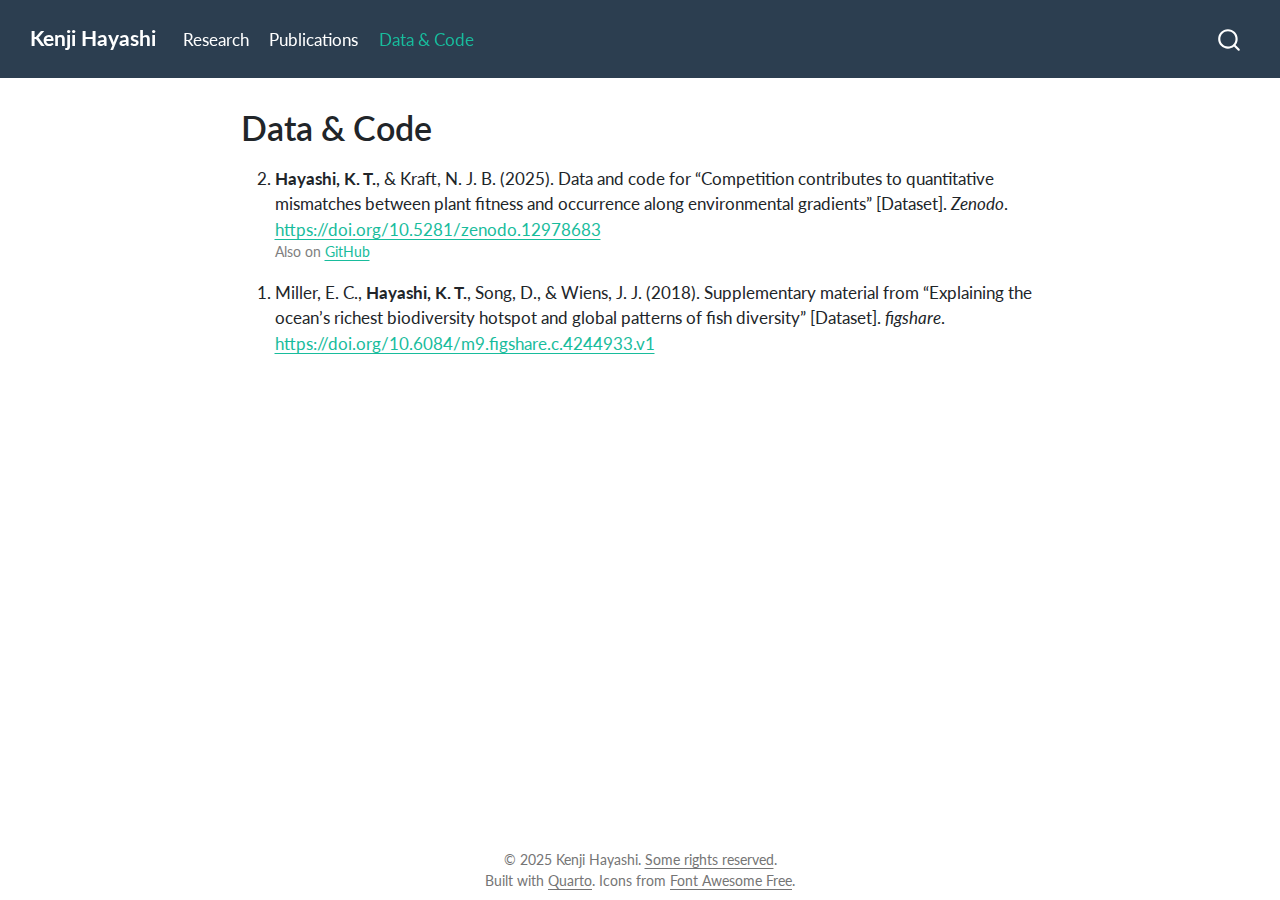
<file: docs/data-code.html>
<!DOCTYPE html>
<html xmlns="http://www.w3.org/1999/xhtml" lang="en" xml:lang="en"><head>

<meta charset="utf-8">
<meta name="generator" content="quarto-1.7.34">

<meta name="viewport" content="width=device-width, initial-scale=1.0, user-scalable=yes">


<title>Data &amp; Code – Kenji Hayashi</title>
<style>
code{white-space: pre-wrap;}
span.smallcaps{font-variant: small-caps;}
div.columns{display: flex; gap: min(4vw, 1.5em);}
div.column{flex: auto; overflow-x: auto;}
div.hanging-indent{margin-left: 1.5em; text-indent: -1.5em;}
ul.task-list{list-style: none;}
ul.task-list li input[type="checkbox"] {
  width: 0.8em;
  margin: 0 0.8em 0.2em -1em; /* quarto-specific, see https://github.com/quarto-dev/quarto-cli/issues/4556 */ 
  vertical-align: middle;
}
</style>


<script src="site_libs/quarto-nav/quarto-nav.js"></script>
<script src="site_libs/quarto-nav/headroom.min.js"></script>
<script src="site_libs/clipboard/clipboard.min.js"></script>
<script src="site_libs/quarto-search/autocomplete.umd.js"></script>
<script src="site_libs/quarto-search/fuse.min.js"></script>
<script src="site_libs/quarto-search/quarto-search.js"></script>
<meta name="quarto:offset" content="./">
<script src="site_libs/quarto-html/quarto.js" type="module"></script>
<script src="site_libs/quarto-html/tabsets/tabsets.js" type="module"></script>
<script src="site_libs/quarto-html/popper.min.js"></script>
<script src="site_libs/quarto-html/tippy.umd.min.js"></script>
<script src="site_libs/quarto-html/anchor.min.js"></script>
<link href="site_libs/quarto-html/tippy.css" rel="stylesheet">
<link href="site_libs/quarto-html/quarto-syntax-highlighting-c8ad9e5dbd60b7b70b38521ab19b7da4.css" rel="stylesheet" id="quarto-text-highlighting-styles">
<script src="site_libs/bootstrap/bootstrap.min.js"></script>
<link href="site_libs/bootstrap/bootstrap-icons.css" rel="stylesheet">
<link href="site_libs/bootstrap/bootstrap-00d652aeea26a53775e450f0e84c8dc3.min.css" rel="stylesheet" append-hash="true" id="quarto-bootstrap" data-mode="light">
<script id="quarto-search-options" type="application/json">{
  "location": "navbar",
  "copy-button": false,
  "collapse-after": 3,
  "panel-placement": "end",
  "type": "overlay",
  "limit": 50,
  "keyboard-shortcut": [
    "f",
    "/",
    "s"
  ],
  "show-item-context": false,
  "language": {
    "search-no-results-text": "No results",
    "search-matching-documents-text": "matching documents",
    "search-copy-link-title": "Copy link to search",
    "search-hide-matches-text": "Hide additional matches",
    "search-more-match-text": "more match in this document",
    "search-more-matches-text": "more matches in this document",
    "search-clear-button-title": "Clear",
    "search-text-placeholder": "",
    "search-detached-cancel-button-title": "Cancel",
    "search-submit-button-title": "Submit",
    "search-label": "Search"
  }
}</script>


<meta property="og:title" content="Data &amp; Code – Kenji Hayashi">
<meta property="og:image" content="https://kthayashi.github.io/assets/img/lasthenia-californica.jpg">
<meta property="og:site_name" content="Kenji Hayashi">
<meta property="og:image:alt" content="A photo of Lasthenia californica">
<meta property="og:locale" content="en">
</head>

<body class="nav-fixed fullcontent quarto-light">

<div id="quarto-search-results"></div>
  <header id="quarto-header" class="headroom fixed-top">
    <nav class="navbar navbar-expand-lg " data-bs-theme="dark">
      <div class="navbar-container container-fluid">
      <div class="navbar-brand-container mx-auto">
    <a class="navbar-brand" href="./index.html">
    <span class="navbar-title">Kenji Hayashi</span>
    </a>
  </div>
            <div id="quarto-search" class="" title="Search"></div>
          <button class="navbar-toggler" type="button" data-bs-toggle="collapse" data-bs-target="#navbarCollapse" aria-controls="navbarCollapse" role="menu" aria-expanded="false" aria-label="Toggle navigation" onclick="if (window.quartoToggleHeadroom) { window.quartoToggleHeadroom(); }">
  <span class="navbar-toggler-icon"></span>
</button>
          <div class="collapse navbar-collapse" id="navbarCollapse">
            <ul class="navbar-nav navbar-nav-scroll me-auto">
  <li class="nav-item">
    <a class="nav-link" href="./research.html"> 
<span class="menu-text">Research</span></a>
  </li>  
  <li class="nav-item">
    <a class="nav-link" href="./publications.html"> 
<span class="menu-text">Publications</span></a>
  </li>  
  <li class="nav-item">
    <a class="nav-link active" href="./data-code.html" aria-current="page"> 
<span class="menu-text">Data &amp; Code</span></a>
  </li>  
</ul>
          </div> <!-- /navcollapse -->
            <div class="quarto-navbar-tools">
</div>
      </div> <!-- /container-fluid -->
    </nav>
</header>
<!-- content -->
<div id="quarto-content" class="quarto-container page-columns page-rows-contents page-layout-article page-navbar">
<!-- sidebar -->
<!-- margin-sidebar -->
    
<!-- main -->
<main class="content" id="quarto-document-content">

<header id="title-block-header" class="quarto-title-block default">
<div class="quarto-title">
<h1 class="title">Data &amp; Code</h1>
</div>



<div class="quarto-title-meta">

    
  
    
  </div>
  


</header>


<div>
<ol start="2" type="1">
<li><strong>Hayashi, K. T.</strong>, &amp; Kraft, N. J. B. (2025). Data and code for “Competition contributes to quantitative mismatches between plant fitness and occurrence along environmental gradients” [Dataset]. <em>Zenodo</em>. <a href="https://doi.org/10.5281/zenodo.12978683" class="uri">https://doi.org/10.5281/zenodo.12978683</a><br>
<span style="display:flex; color:gray; font-size:0.8em; margin: 0px auto;">Also on&nbsp;<a href="https://github.com/kthayashi/sedgwick-spatial-experiment">GitHub</a></span></li>
</ol>
</div>
<div>
<ol type="1">
<li>Miller, E. C., <strong>Hayashi, K. T.</strong>, Song, D., &amp; Wiens, J. J. (2018). Supplementary material from “Explaining the ocean’s richest biodiversity hotspot and global patterns of fish diversity” [Dataset]. <em>figshare</em>. <a href="https://doi.org/10.6084/m9.figshare.c.4244933.v1" class="uri">https://doi.org/10.6084/m9.figshare.c.4244933.v1</a><br>
</li>
</ol>
</div>



</main> <!-- /main -->
<script id="quarto-html-after-body" type="application/javascript">
  window.document.addEventListener("DOMContentLoaded", function (event) {
    const icon = "";
    const anchorJS = new window.AnchorJS();
    anchorJS.options = {
      placement: 'right',
      icon: icon
    };
    anchorJS.add('.anchored');
    const isCodeAnnotation = (el) => {
      for (const clz of el.classList) {
        if (clz.startsWith('code-annotation-')) {                     
          return true;
        }
      }
      return false;
    }
    const onCopySuccess = function(e) {
      // button target
      const button = e.trigger;
      // don't keep focus
      button.blur();
      // flash "checked"
      button.classList.add('code-copy-button-checked');
      var currentTitle = button.getAttribute("title");
      button.setAttribute("title", "Copied!");
      let tooltip;
      if (window.bootstrap) {
        button.setAttribute("data-bs-toggle", "tooltip");
        button.setAttribute("data-bs-placement", "left");
        button.setAttribute("data-bs-title", "Copied!");
        tooltip = new bootstrap.Tooltip(button, 
          { trigger: "manual", 
            customClass: "code-copy-button-tooltip",
            offset: [0, -8]});
        tooltip.show();    
      }
      setTimeout(function() {
        if (tooltip) {
          tooltip.hide();
          button.removeAttribute("data-bs-title");
          button.removeAttribute("data-bs-toggle");
          button.removeAttribute("data-bs-placement");
        }
        button.setAttribute("title", currentTitle);
        button.classList.remove('code-copy-button-checked');
      }, 1000);
      // clear code selection
      e.clearSelection();
    }
    const getTextToCopy = function(trigger) {
        const codeEl = trigger.previousElementSibling.cloneNode(true);
        for (const childEl of codeEl.children) {
          if (isCodeAnnotation(childEl)) {
            childEl.remove();
          }
        }
        return codeEl.innerText;
    }
    const clipboard = new window.ClipboardJS('.code-copy-button:not([data-in-quarto-modal])', {
      text: getTextToCopy
    });
    clipboard.on('success', onCopySuccess);
    if (window.document.getElementById('quarto-embedded-source-code-modal')) {
      const clipboardModal = new window.ClipboardJS('.code-copy-button[data-in-quarto-modal]', {
        text: getTextToCopy,
        container: window.document.getElementById('quarto-embedded-source-code-modal')
      });
      clipboardModal.on('success', onCopySuccess);
    }
      var localhostRegex = new RegExp(/^(?:http|https):\/\/localhost\:?[0-9]*\//);
      var mailtoRegex = new RegExp(/^mailto:/);
        var filterRegex = new RegExp("https:\/\/kthayashi\.github\.io");
      var isInternal = (href) => {
          return filterRegex.test(href) || localhostRegex.test(href) || mailtoRegex.test(href);
      }
      // Inspect non-navigation links and adorn them if external
     var links = window.document.querySelectorAll('a[href]:not(.nav-link):not(.navbar-brand):not(.toc-action):not(.sidebar-link):not(.sidebar-item-toggle):not(.pagination-link):not(.no-external):not([aria-hidden]):not(.dropdown-item):not(.quarto-navigation-tool):not(.about-link)');
      for (var i=0; i<links.length; i++) {
        const link = links[i];
        if (!isInternal(link.href)) {
          // undo the damage that might have been done by quarto-nav.js in the case of
          // links that we want to consider external
          if (link.dataset.originalHref !== undefined) {
            link.href = link.dataset.originalHref;
          }
        }
      }
    function tippyHover(el, contentFn, onTriggerFn, onUntriggerFn) {
      const config = {
        allowHTML: true,
        maxWidth: 500,
        delay: 100,
        arrow: false,
        appendTo: function(el) {
            return el.parentElement;
        },
        interactive: true,
        interactiveBorder: 10,
        theme: 'quarto',
        placement: 'bottom-start',
      };
      if (contentFn) {
        config.content = contentFn;
      }
      if (onTriggerFn) {
        config.onTrigger = onTriggerFn;
      }
      if (onUntriggerFn) {
        config.onUntrigger = onUntriggerFn;
      }
      window.tippy(el, config); 
    }
    const noterefs = window.document.querySelectorAll('a[role="doc-noteref"]');
    for (var i=0; i<noterefs.length; i++) {
      const ref = noterefs[i];
      tippyHover(ref, function() {
        // use id or data attribute instead here
        let href = ref.getAttribute('data-footnote-href') || ref.getAttribute('href');
        try { href = new URL(href).hash; } catch {}
        const id = href.replace(/^#\/?/, "");
        const note = window.document.getElementById(id);
        if (note) {
          return note.innerHTML;
        } else {
          return "";
        }
      });
    }
    const xrefs = window.document.querySelectorAll('a.quarto-xref');
    const processXRef = (id, note) => {
      // Strip column container classes
      const stripColumnClz = (el) => {
        el.classList.remove("page-full", "page-columns");
        if (el.children) {
          for (const child of el.children) {
            stripColumnClz(child);
          }
        }
      }
      stripColumnClz(note)
      if (id === null || id.startsWith('sec-')) {
        // Special case sections, only their first couple elements
        const container = document.createElement("div");
        if (note.children && note.children.length > 2) {
          container.appendChild(note.children[0].cloneNode(true));
          for (let i = 1; i < note.children.length; i++) {
            const child = note.children[i];
            if (child.tagName === "P" && child.innerText === "") {
              continue;
            } else {
              container.appendChild(child.cloneNode(true));
              break;
            }
          }
          if (window.Quarto?.typesetMath) {
            window.Quarto.typesetMath(container);
          }
          return container.innerHTML
        } else {
          if (window.Quarto?.typesetMath) {
            window.Quarto.typesetMath(note);
          }
          return note.innerHTML;
        }
      } else {
        // Remove any anchor links if they are present
        const anchorLink = note.querySelector('a.anchorjs-link');
        if (anchorLink) {
          anchorLink.remove();
        }
        if (window.Quarto?.typesetMath) {
          window.Quarto.typesetMath(note);
        }
        if (note.classList.contains("callout")) {
          return note.outerHTML;
        } else {
          return note.innerHTML;
        }
      }
    }
    for (var i=0; i<xrefs.length; i++) {
      const xref = xrefs[i];
      tippyHover(xref, undefined, function(instance) {
        instance.disable();
        let url = xref.getAttribute('href');
        let hash = undefined; 
        if (url.startsWith('#')) {
          hash = url;
        } else {
          try { hash = new URL(url).hash; } catch {}
        }
        if (hash) {
          const id = hash.replace(/^#\/?/, "");
          const note = window.document.getElementById(id);
          if (note !== null) {
            try {
              const html = processXRef(id, note.cloneNode(true));
              instance.setContent(html);
            } finally {
              instance.enable();
              instance.show();
            }
          } else {
            // See if we can fetch this
            fetch(url.split('#')[0])
            .then(res => res.text())
            .then(html => {
              const parser = new DOMParser();
              const htmlDoc = parser.parseFromString(html, "text/html");
              const note = htmlDoc.getElementById(id);
              if (note !== null) {
                const html = processXRef(id, note);
                instance.setContent(html);
              } 
            }).finally(() => {
              instance.enable();
              instance.show();
            });
          }
        } else {
          // See if we can fetch a full url (with no hash to target)
          // This is a special case and we should probably do some content thinning / targeting
          fetch(url)
          .then(res => res.text())
          .then(html => {
            const parser = new DOMParser();
            const htmlDoc = parser.parseFromString(html, "text/html");
            const note = htmlDoc.querySelector('main.content');
            if (note !== null) {
              // This should only happen for chapter cross references
              // (since there is no id in the URL)
              // remove the first header
              if (note.children.length > 0 && note.children[0].tagName === "HEADER") {
                note.children[0].remove();
              }
              const html = processXRef(null, note);
              instance.setContent(html);
            } 
          }).finally(() => {
            instance.enable();
            instance.show();
          });
        }
      }, function(instance) {
      });
    }
        let selectedAnnoteEl;
        const selectorForAnnotation = ( cell, annotation) => {
          let cellAttr = 'data-code-cell="' + cell + '"';
          let lineAttr = 'data-code-annotation="' +  annotation + '"';
          const selector = 'span[' + cellAttr + '][' + lineAttr + ']';
          return selector;
        }
        const selectCodeLines = (annoteEl) => {
          const doc = window.document;
          const targetCell = annoteEl.getAttribute("data-target-cell");
          const targetAnnotation = annoteEl.getAttribute("data-target-annotation");
          const annoteSpan = window.document.querySelector(selectorForAnnotation(targetCell, targetAnnotation));
          const lines = annoteSpan.getAttribute("data-code-lines").split(",");
          const lineIds = lines.map((line) => {
            return targetCell + "-" + line;
          })
          let top = null;
          let height = null;
          let parent = null;
          if (lineIds.length > 0) {
              //compute the position of the single el (top and bottom and make a div)
              const el = window.document.getElementById(lineIds[0]);
              top = el.offsetTop;
              height = el.offsetHeight;
              parent = el.parentElement.parentElement;
            if (lineIds.length > 1) {
              const lastEl = window.document.getElementById(lineIds[lineIds.length - 1]);
              const bottom = lastEl.offsetTop + lastEl.offsetHeight;
              height = bottom - top;
            }
            if (top !== null && height !== null && parent !== null) {
              // cook up a div (if necessary) and position it 
              let div = window.document.getElementById("code-annotation-line-highlight");
              if (div === null) {
                div = window.document.createElement("div");
                div.setAttribute("id", "code-annotation-line-highlight");
                div.style.position = 'absolute';
                parent.appendChild(div);
              }
              div.style.top = top - 2 + "px";
              div.style.height = height + 4 + "px";
              div.style.left = 0;
              let gutterDiv = window.document.getElementById("code-annotation-line-highlight-gutter");
              if (gutterDiv === null) {
                gutterDiv = window.document.createElement("div");
                gutterDiv.setAttribute("id", "code-annotation-line-highlight-gutter");
                gutterDiv.style.position = 'absolute';
                const codeCell = window.document.getElementById(targetCell);
                const gutter = codeCell.querySelector('.code-annotation-gutter');
                gutter.appendChild(gutterDiv);
              }
              gutterDiv.style.top = top - 2 + "px";
              gutterDiv.style.height = height + 4 + "px";
            }
            selectedAnnoteEl = annoteEl;
          }
        };
        const unselectCodeLines = () => {
          const elementsIds = ["code-annotation-line-highlight", "code-annotation-line-highlight-gutter"];
          elementsIds.forEach((elId) => {
            const div = window.document.getElementById(elId);
            if (div) {
              div.remove();
            }
          });
          selectedAnnoteEl = undefined;
        };
          // Handle positioning of the toggle
      window.addEventListener(
        "resize",
        throttle(() => {
          elRect = undefined;
          if (selectedAnnoteEl) {
            selectCodeLines(selectedAnnoteEl);
          }
        }, 10)
      );
      function throttle(fn, ms) {
      let throttle = false;
      let timer;
        return (...args) => {
          if(!throttle) { // first call gets through
              fn.apply(this, args);
              throttle = true;
          } else { // all the others get throttled
              if(timer) clearTimeout(timer); // cancel #2
              timer = setTimeout(() => {
                fn.apply(this, args);
                timer = throttle = false;
              }, ms);
          }
        };
      }
        // Attach click handler to the DT
        const annoteDls = window.document.querySelectorAll('dt[data-target-cell]');
        for (const annoteDlNode of annoteDls) {
          annoteDlNode.addEventListener('click', (event) => {
            const clickedEl = event.target;
            if (clickedEl !== selectedAnnoteEl) {
              unselectCodeLines();
              const activeEl = window.document.querySelector('dt[data-target-cell].code-annotation-active');
              if (activeEl) {
                activeEl.classList.remove('code-annotation-active');
              }
              selectCodeLines(clickedEl);
              clickedEl.classList.add('code-annotation-active');
            } else {
              // Unselect the line
              unselectCodeLines();
              clickedEl.classList.remove('code-annotation-active');
            }
          });
        }
    const findCites = (el) => {
      const parentEl = el.parentElement;
      if (parentEl) {
        const cites = parentEl.dataset.cites;
        if (cites) {
          return {
            el,
            cites: cites.split(' ')
          };
        } else {
          return findCites(el.parentElement)
        }
      } else {
        return undefined;
      }
    };
    var bibliorefs = window.document.querySelectorAll('a[role="doc-biblioref"]');
    for (var i=0; i<bibliorefs.length; i++) {
      const ref = bibliorefs[i];
      const citeInfo = findCites(ref);
      if (citeInfo) {
        tippyHover(citeInfo.el, function() {
          var popup = window.document.createElement('div');
          citeInfo.cites.forEach(function(cite) {
            var citeDiv = window.document.createElement('div');
            citeDiv.classList.add('hanging-indent');
            citeDiv.classList.add('csl-entry');
            var biblioDiv = window.document.getElementById('ref-' + cite);
            if (biblioDiv) {
              citeDiv.innerHTML = biblioDiv.innerHTML;
            }
            popup.appendChild(citeDiv);
          });
          return popup.innerHTML;
        });
      }
    }
  });
  </script>
</div> <!-- /content -->
<footer class="footer">
  <div class="nav-footer">
    <div class="nav-footer-left">
      &nbsp;
    </div>   
    <div class="nav-footer-center">
<p>© 2025 Kenji Hayashi. <a href="https://github.com/kthayashi/kthayashi.github.io">Some rights reserved</a>.<br>
Built with <a href="https://quarto.org">Quarto</a>. Icons from <a href="https://fontawesome.com/license/free">Font Awesome Free</a>.</p>
</div>
    <div class="nav-footer-right">
      &nbsp;
    </div>
  </div>
</footer>




</body></html>
</file>
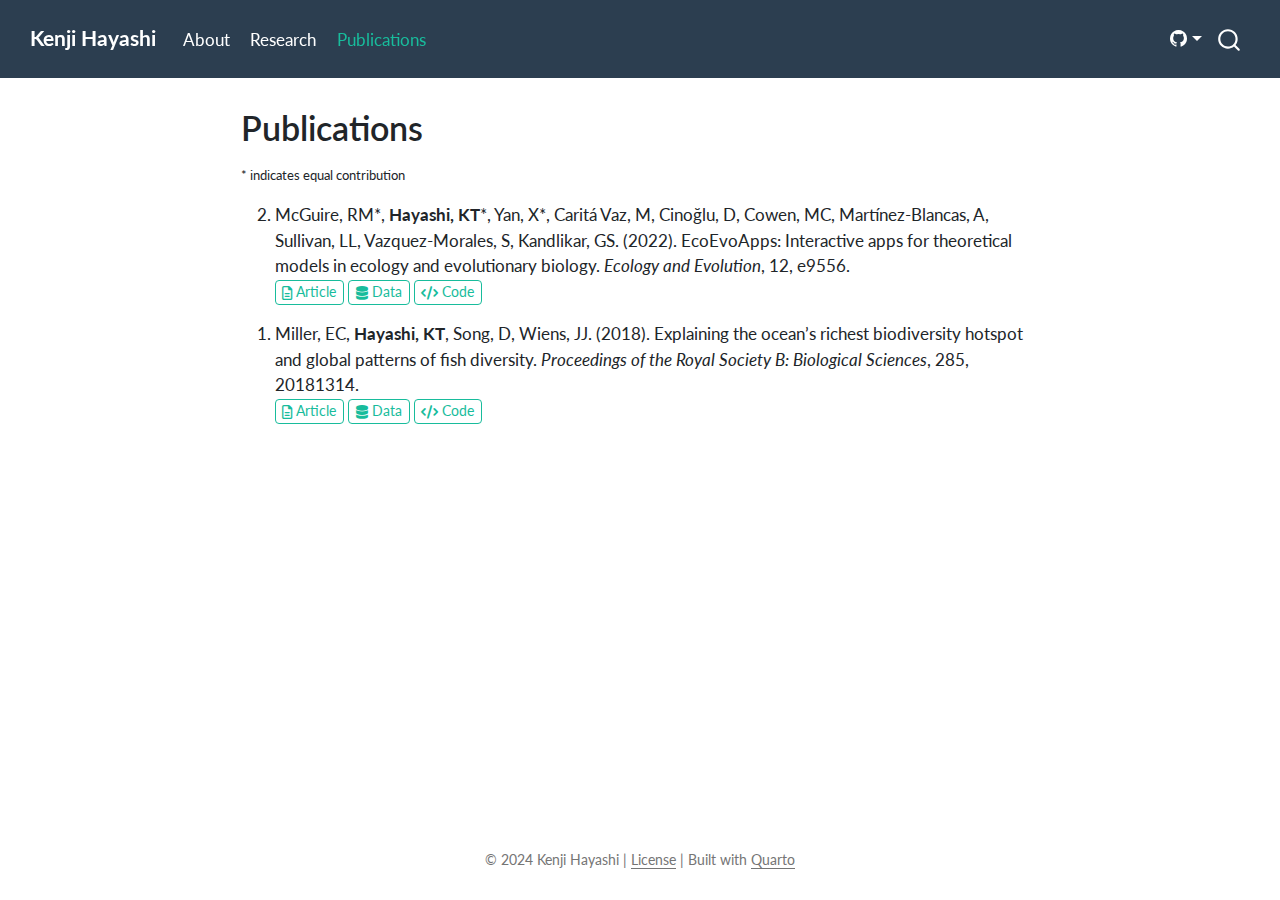
<file: docs/publications.html>
<!DOCTYPE html>
<html xmlns="http://www.w3.org/1999/xhtml" lang="en" xml:lang="en"><head>

<meta charset="utf-8">
<meta name="generator" content="quarto-1.4.550">

<meta name="viewport" content="width=device-width, initial-scale=1.0, user-scalable=yes">


<title>Kenji Hayashi - Publications</title>
<style>
code{white-space: pre-wrap;}
span.smallcaps{font-variant: small-caps;}
div.columns{display: flex; gap: min(4vw, 1.5em);}
div.column{flex: auto; overflow-x: auto;}
div.hanging-indent{margin-left: 1.5em; text-indent: -1.5em;}
ul.task-list{list-style: none;}
ul.task-list li input[type="checkbox"] {
  width: 0.8em;
  margin: 0 0.8em 0.2em -1em; /* quarto-specific, see https://github.com/quarto-dev/quarto-cli/issues/4556 */ 
  vertical-align: middle;
}
</style>


<script src="site_libs/quarto-nav/quarto-nav.js"></script>
<script src="site_libs/quarto-nav/headroom.min.js"></script>
<script src="site_libs/clipboard/clipboard.min.js"></script>
<script src="site_libs/quarto-search/autocomplete.umd.js"></script>
<script src="site_libs/quarto-search/fuse.min.js"></script>
<script src="site_libs/quarto-search/quarto-search.js"></script>
<meta name="quarto:offset" content="./">
<script src="site_libs/quarto-html/quarto.js"></script>
<script src="site_libs/quarto-html/popper.min.js"></script>
<script src="site_libs/quarto-html/tippy.umd.min.js"></script>
<script src="site_libs/quarto-html/anchor.min.js"></script>
<link href="site_libs/quarto-html/tippy.css" rel="stylesheet">
<link href="site_libs/quarto-html/quarto-syntax-highlighting.css" rel="stylesheet" id="quarto-text-highlighting-styles">
<script src="site_libs/bootstrap/bootstrap.min.js"></script>
<link href="site_libs/bootstrap/bootstrap-icons.css" rel="stylesheet">
<link href="site_libs/bootstrap/bootstrap.min.css" rel="stylesheet" id="quarto-bootstrap" data-mode="light">
<link href="site_libs/quarto-contrib/fontawesome6-0.1.0/all.css" rel="stylesheet">
<link href="site_libs/quarto-contrib/fontawesome6-0.1.0/latex-fontsize.css" rel="stylesheet">
<script id="quarto-search-options" type="application/json">{
  "location": "navbar",
  "copy-button": false,
  "collapse-after": 3,
  "panel-placement": "end",
  "type": "overlay",
  "limit": 50,
  "keyboard-shortcut": [
    "f",
    "/",
    "s"
  ],
  "show-item-context": false,
  "language": {
    "search-no-results-text": "No results",
    "search-matching-documents-text": "matching documents",
    "search-copy-link-title": "Copy link to search",
    "search-hide-matches-text": "Hide additional matches",
    "search-more-match-text": "more match in this document",
    "search-more-matches-text": "more matches in this document",
    "search-clear-button-title": "Clear",
    "search-text-placeholder": "",
    "search-detached-cancel-button-title": "Cancel",
    "search-submit-button-title": "Submit",
    "search-label": "Search"
  }
}</script>


<meta property="og:title" content="Kenji Hayashi - Publications">
<meta property="og:description" content="Personal website for Kenji Hayashi, PhD candidate in Ecology and Evolutionary Biology at UCLA">
<meta property="og:image" content="https://kthayashi.github.io/assets/img/lasthenia-californica.jpg">
<meta property="og:site_name" content="Kenji Hayashi">
<meta property="og:image:alt" content="Photo of Lasthenia californica">
<meta name="twitter:title" content="Kenji Hayashi - Publications">
<meta name="twitter:description" content="Personal website for Kenji Hayashi, PhD candidate in Ecology and Evolutionary Biology at UCLA">
<meta name="twitter:image" content="https://kthayashi.github.io/assets/img/lasthenia-californica.jpg">
<meta name="twitter:image:alt" content="Photo of Lasthenia californica">
<meta name="twitter:card" content="summary_large_image">
</head>

<body class="nav-fixed fullcontent">

<div id="quarto-search-results"></div>
  <header id="quarto-header" class="headroom fixed-top">
    <nav class="navbar navbar-expand-lg " data-bs-theme="dark">
      <div class="navbar-container container-fluid">
      <div class="navbar-brand-container mx-auto">
    <a class="navbar-brand" href="./index.html">
    <span class="navbar-title">Kenji Hayashi</span>
    </a>
  </div>
            <div id="quarto-search" class="" title="Search"></div>
          <button class="navbar-toggler" type="button" data-bs-toggle="collapse" data-bs-target="#navbarCollapse" aria-controls="navbarCollapse" aria-expanded="false" aria-label="Toggle navigation" onclick="if (window.quartoToggleHeadroom) { window.quartoToggleHeadroom(); }">
  <span class="navbar-toggler-icon"></span>
</button>
          <div class="collapse navbar-collapse" id="navbarCollapse">
            <ul class="navbar-nav navbar-nav-scroll me-auto">
  <li class="nav-item">
    <a class="nav-link" href="./index.html"> 
<span class="menu-text">About</span></a>
  </li>  
  <li class="nav-item">
    <a class="nav-link" href="./research.html"> 
<span class="menu-text">Research</span></a>
  </li>  
  <li class="nav-item">
    <a class="nav-link active" href="./publications.html" aria-current="page"> 
<span class="menu-text">Publications</span></a>
  </li>  
</ul>
          </div> <!-- /navcollapse -->
          <div class="quarto-navbar-tools">
    <div class="dropdown">
      <a href="" title="" id="quarto-navigation-tool-dropdown-0" class="quarto-navigation-tool dropdown-toggle px-1" data-bs-toggle="dropdown" aria-expanded="false" aria-label=""><i class="bi bi-github"></i></a>
      <ul class="dropdown-menu dropdown-menu-end" aria-labelledby="quarto-navigation-tool-dropdown-0">
          <li>
            <a class="dropdown-item quarto-navbar-tools-item" href="https://github.com/kthayashi/kthayashi.github.io">
            Source code
            </a>
          </li>
          <li>
            <a class="dropdown-item quarto-navbar-tools-item" href="https://github.com/kthayashi/kthayashi.github.io/issues">
            Report an issue
            </a>
          </li>
      </ul>
    </div>
</div>
      </div> <!-- /container-fluid -->
    </nav>
</header>
<!-- content -->
<div id="quarto-content" class="quarto-container page-columns page-rows-contents page-layout-article page-navbar">
<!-- sidebar -->
<!-- margin-sidebar -->
    
<!-- main -->
<main class="content" id="quarto-document-content">

<header id="title-block-header" class="quarto-title-block default">
<div class="quarto-title">
<h1 class="title">Publications</h1>
</div>



<div class="quarto-title-meta">

    
  
    
  </div>
  


</header>


<div style="font-size:small;">
<p>* indicates equal contribution</p>
</div>
<div>
<ol start="2" type="1">
<li>McGuire, RM*, <strong>Hayashi, KT</strong>*, Yan, X*, Caritá Vaz, M, Cinoğlu, D, Cowen, MC, Martínez-Blancas, A, Sullivan, LL, Vazquez-Morales, S, Kandlikar, GS. (2022). EcoEvoApps: Interactive apps for theoretical models in ecology and evolutionary biology. <em>Ecology and Evolution</em>, 12, e9556.<br>
<a href="https://doi.org/10.1002/ece3.9556" style="text-decoration: none; font-size: 0.8em; padding: 0.25em 0.5em; border: solid 1px; border-radius: 4px; box-sizing: border-box;"><i class="fa-regular fa-file-lines" title="Article" aria-label="Article"></i> Article</a> <a href="https://doi.org/10.5281/zenodo.7332967" style="text-decoration: none; font-size: 0.8em; padding: 0.25em 0.5em; border: solid 1px; border-radius: 4px; box-sizing: border-box;"><i class="fa-solid fa-database" title="Data" aria-label="Data"></i> Data</a> <a href="https://gitlab.com/ecoevoapps/ecoevoapps" style="text-decoration: none; font-size: 0.8em; padding: 0.25em 0.5em; border: solid 1px; border-radius: 4px; box-sizing: border-box;"><i class="fa-solid fa-code" title="Code" aria-label="Code"></i> Code</a><br>
</li>
</ol>
</div>
<div>
<ol type="1">
<li>Miller, EC, <strong>Hayashi, KT</strong>, Song, D, Wiens, JJ. (2018). Explaining the ocean’s richest biodiversity hotspot and global patterns of fish diversity. <em>Proceedings of the Royal Society B: Biological Sciences</em>, 285, 20181314.<br>
<a href="https://doi.org/10.1098/rspb.2018.1314" style="text-decoration: none; font-size: 0.8em; padding: 0.25em 0.5em; border: solid 1px; border-radius: 4px; box-sizing: border-box;"><i class="fa-regular fa-file-lines" title="Article" aria-label="Article"></i> Article</a> <a href="https://doi.org/10.6084/m9.figshare.c.4244933.v1" style="text-decoration: none; font-size: 0.8em; padding: 0.25em 0.5em; border: solid 1px; border-radius: 4px; box-sizing: border-box;"><i class="fa-solid fa-database" title="Data" aria-label="Data"></i> Data</a> <a href="https://doi.org/10.6084/m9.figshare.c.4244933.v1" style="text-decoration: none; font-size: 0.8em; padding: 0.25em 0.5em; border: solid 1px; border-radius: 4px; box-sizing: border-box;"><i class="fa-solid fa-code" title="Code" aria-label="Code"></i> Code</a><br>
</li>
</ol>
</div>



</main> <!-- /main -->
<script id="quarto-html-after-body" type="application/javascript">
window.document.addEventListener("DOMContentLoaded", function (event) {
  const toggleBodyColorMode = (bsSheetEl) => {
    const mode = bsSheetEl.getAttribute("data-mode");
    const bodyEl = window.document.querySelector("body");
    if (mode === "dark") {
      bodyEl.classList.add("quarto-dark");
      bodyEl.classList.remove("quarto-light");
    } else {
      bodyEl.classList.add("quarto-light");
      bodyEl.classList.remove("quarto-dark");
    }
  }
  const toggleBodyColorPrimary = () => {
    const bsSheetEl = window.document.querySelector("link#quarto-bootstrap");
    if (bsSheetEl) {
      toggleBodyColorMode(bsSheetEl);
    }
  }
  toggleBodyColorPrimary();  
  const icon = "";
  const anchorJS = new window.AnchorJS();
  anchorJS.options = {
    placement: 'right',
    icon: icon
  };
  anchorJS.add('.anchored');
  const isCodeAnnotation = (el) => {
    for (const clz of el.classList) {
      if (clz.startsWith('code-annotation-')) {                     
        return true;
      }
    }
    return false;
  }
  const clipboard = new window.ClipboardJS('.code-copy-button', {
    text: function(trigger) {
      const codeEl = trigger.previousElementSibling.cloneNode(true);
      for (const childEl of codeEl.children) {
        if (isCodeAnnotation(childEl)) {
          childEl.remove();
        }
      }
      return codeEl.innerText;
    }
  });
  clipboard.on('success', function(e) {
    // button target
    const button = e.trigger;
    // don't keep focus
    button.blur();
    // flash "checked"
    button.classList.add('code-copy-button-checked');
    var currentTitle = button.getAttribute("title");
    button.setAttribute("title", "Copied!");
    let tooltip;
    if (window.bootstrap) {
      button.setAttribute("data-bs-toggle", "tooltip");
      button.setAttribute("data-bs-placement", "left");
      button.setAttribute("data-bs-title", "Copied!");
      tooltip = new bootstrap.Tooltip(button, 
        { trigger: "manual", 
          customClass: "code-copy-button-tooltip",
          offset: [0, -8]});
      tooltip.show();    
    }
    setTimeout(function() {
      if (tooltip) {
        tooltip.hide();
        button.removeAttribute("data-bs-title");
        button.removeAttribute("data-bs-toggle");
        button.removeAttribute("data-bs-placement");
      }
      button.setAttribute("title", currentTitle);
      button.classList.remove('code-copy-button-checked');
    }, 1000);
    // clear code selection
    e.clearSelection();
  });
  function tippyHover(el, contentFn, onTriggerFn, onUntriggerFn) {
    const config = {
      allowHTML: true,
      maxWidth: 500,
      delay: 100,
      arrow: false,
      appendTo: function(el) {
          return el.parentElement;
      },
      interactive: true,
      interactiveBorder: 10,
      theme: 'quarto',
      placement: 'bottom-start',
    };
    if (contentFn) {
      config.content = contentFn;
    }
    if (onTriggerFn) {
      config.onTrigger = onTriggerFn;
    }
    if (onUntriggerFn) {
      config.onUntrigger = onUntriggerFn;
    }
    window.tippy(el, config); 
  }
  const noterefs = window.document.querySelectorAll('a[role="doc-noteref"]');
  for (var i=0; i<noterefs.length; i++) {
    const ref = noterefs[i];
    tippyHover(ref, function() {
      // use id or data attribute instead here
      let href = ref.getAttribute('data-footnote-href') || ref.getAttribute('href');
      try { href = new URL(href).hash; } catch {}
      const id = href.replace(/^#\/?/, "");
      const note = window.document.getElementById(id);
      return note.innerHTML;
    });
  }
  const xrefs = window.document.querySelectorAll('a.quarto-xref');
  const processXRef = (id, note) => {
    // Strip column container classes
    const stripColumnClz = (el) => {
      el.classList.remove("page-full", "page-columns");
      if (el.children) {
        for (const child of el.children) {
          stripColumnClz(child);
        }
      }
    }
    stripColumnClz(note)
    if (id === null || id.startsWith('sec-')) {
      // Special case sections, only their first couple elements
      const container = document.createElement("div");
      if (note.children && note.children.length > 2) {
        container.appendChild(note.children[0].cloneNode(true));
        for (let i = 1; i < note.children.length; i++) {
          const child = note.children[i];
          if (child.tagName === "P" && child.innerText === "") {
            continue;
          } else {
            container.appendChild(child.cloneNode(true));
            break;
          }
        }
        if (window.Quarto?.typesetMath) {
          window.Quarto.typesetMath(container);
        }
        return container.innerHTML
      } else {
        if (window.Quarto?.typesetMath) {
          window.Quarto.typesetMath(note);
        }
        return note.innerHTML;
      }
    } else {
      // Remove any anchor links if they are present
      const anchorLink = note.querySelector('a.anchorjs-link');
      if (anchorLink) {
        anchorLink.remove();
      }
      if (window.Quarto?.typesetMath) {
        window.Quarto.typesetMath(note);
      }
      // TODO in 1.5, we should make sure this works without a callout special case
      if (note.classList.contains("callout")) {
        return note.outerHTML;
      } else {
        return note.innerHTML;
      }
    }
  }
  for (var i=0; i<xrefs.length; i++) {
    const xref = xrefs[i];
    tippyHover(xref, undefined, function(instance) {
      instance.disable();
      let url = xref.getAttribute('href');
      let hash = undefined; 
      if (url.startsWith('#')) {
        hash = url;
      } else {
        try { hash = new URL(url).hash; } catch {}
      }
      if (hash) {
        const id = hash.replace(/^#\/?/, "");
        const note = window.document.getElementById(id);
        if (note !== null) {
          try {
            const html = processXRef(id, note.cloneNode(true));
            instance.setContent(html);
          } finally {
            instance.enable();
            instance.show();
          }
        } else {
          // See if we can fetch this
          fetch(url.split('#')[0])
          .then(res => res.text())
          .then(html => {
            const parser = new DOMParser();
            const htmlDoc = parser.parseFromString(html, "text/html");
            const note = htmlDoc.getElementById(id);
            if (note !== null) {
              const html = processXRef(id, note);
              instance.setContent(html);
            } 
          }).finally(() => {
            instance.enable();
            instance.show();
          });
        }
      } else {
        // See if we can fetch a full url (with no hash to target)
        // This is a special case and we should probably do some content thinning / targeting
        fetch(url)
        .then(res => res.text())
        .then(html => {
          const parser = new DOMParser();
          const htmlDoc = parser.parseFromString(html, "text/html");
          const note = htmlDoc.querySelector('main.content');
          if (note !== null) {
            // This should only happen for chapter cross references
            // (since there is no id in the URL)
            // remove the first header
            if (note.children.length > 0 && note.children[0].tagName === "HEADER") {
              note.children[0].remove();
            }
            const html = processXRef(null, note);
            instance.setContent(html);
          } 
        }).finally(() => {
          instance.enable();
          instance.show();
        });
      }
    }, function(instance) {
    });
  }
      let selectedAnnoteEl;
      const selectorForAnnotation = ( cell, annotation) => {
        let cellAttr = 'data-code-cell="' + cell + '"';
        let lineAttr = 'data-code-annotation="' +  annotation + '"';
        const selector = 'span[' + cellAttr + '][' + lineAttr + ']';
        return selector;
      }
      const selectCodeLines = (annoteEl) => {
        const doc = window.document;
        const targetCell = annoteEl.getAttribute("data-target-cell");
        const targetAnnotation = annoteEl.getAttribute("data-target-annotation");
        const annoteSpan = window.document.querySelector(selectorForAnnotation(targetCell, targetAnnotation));
        const lines = annoteSpan.getAttribute("data-code-lines").split(",");
        const lineIds = lines.map((line) => {
          return targetCell + "-" + line;
        })
        let top = null;
        let height = null;
        let parent = null;
        if (lineIds.length > 0) {
            //compute the position of the single el (top and bottom and make a div)
            const el = window.document.getElementById(lineIds[0]);
            top = el.offsetTop;
            height = el.offsetHeight;
            parent = el.parentElement.parentElement;
          if (lineIds.length > 1) {
            const lastEl = window.document.getElementById(lineIds[lineIds.length - 1]);
            const bottom = lastEl.offsetTop + lastEl.offsetHeight;
            height = bottom - top;
          }
          if (top !== null && height !== null && parent !== null) {
            // cook up a div (if necessary) and position it 
            let div = window.document.getElementById("code-annotation-line-highlight");
            if (div === null) {
              div = window.document.createElement("div");
              div.setAttribute("id", "code-annotation-line-highlight");
              div.style.position = 'absolute';
              parent.appendChild(div);
            }
            div.style.top = top - 2 + "px";
            div.style.height = height + 4 + "px";
            div.style.left = 0;
            let gutterDiv = window.document.getElementById("code-annotation-line-highlight-gutter");
            if (gutterDiv === null) {
              gutterDiv = window.document.createElement("div");
              gutterDiv.setAttribute("id", "code-annotation-line-highlight-gutter");
              gutterDiv.style.position = 'absolute';
              const codeCell = window.document.getElementById(targetCell);
              const gutter = codeCell.querySelector('.code-annotation-gutter');
              gutter.appendChild(gutterDiv);
            }
            gutterDiv.style.top = top - 2 + "px";
            gutterDiv.style.height = height + 4 + "px";
          }
          selectedAnnoteEl = annoteEl;
        }
      };
      const unselectCodeLines = () => {
        const elementsIds = ["code-annotation-line-highlight", "code-annotation-line-highlight-gutter"];
        elementsIds.forEach((elId) => {
          const div = window.document.getElementById(elId);
          if (div) {
            div.remove();
          }
        });
        selectedAnnoteEl = undefined;
      };
        // Handle positioning of the toggle
    window.addEventListener(
      "resize",
      throttle(() => {
        elRect = undefined;
        if (selectedAnnoteEl) {
          selectCodeLines(selectedAnnoteEl);
        }
      }, 10)
    );
    function throttle(fn, ms) {
    let throttle = false;
    let timer;
      return (...args) => {
        if(!throttle) { // first call gets through
            fn.apply(this, args);
            throttle = true;
        } else { // all the others get throttled
            if(timer) clearTimeout(timer); // cancel #2
            timer = setTimeout(() => {
              fn.apply(this, args);
              timer = throttle = false;
            }, ms);
        }
      };
    }
      // Attach click handler to the DT
      const annoteDls = window.document.querySelectorAll('dt[data-target-cell]');
      for (const annoteDlNode of annoteDls) {
        annoteDlNode.addEventListener('click', (event) => {
          const clickedEl = event.target;
          if (clickedEl !== selectedAnnoteEl) {
            unselectCodeLines();
            const activeEl = window.document.querySelector('dt[data-target-cell].code-annotation-active');
            if (activeEl) {
              activeEl.classList.remove('code-annotation-active');
            }
            selectCodeLines(clickedEl);
            clickedEl.classList.add('code-annotation-active');
          } else {
            // Unselect the line
            unselectCodeLines();
            clickedEl.classList.remove('code-annotation-active');
          }
        });
      }
  const findCites = (el) => {
    const parentEl = el.parentElement;
    if (parentEl) {
      const cites = parentEl.dataset.cites;
      if (cites) {
        return {
          el,
          cites: cites.split(' ')
        };
      } else {
        return findCites(el.parentElement)
      }
    } else {
      return undefined;
    }
  };
  var bibliorefs = window.document.querySelectorAll('a[role="doc-biblioref"]');
  for (var i=0; i<bibliorefs.length; i++) {
    const ref = bibliorefs[i];
    const citeInfo = findCites(ref);
    if (citeInfo) {
      tippyHover(citeInfo.el, function() {
        var popup = window.document.createElement('div');
        citeInfo.cites.forEach(function(cite) {
          var citeDiv = window.document.createElement('div');
          citeDiv.classList.add('hanging-indent');
          citeDiv.classList.add('csl-entry');
          var biblioDiv = window.document.getElementById('ref-' + cite);
          if (biblioDiv) {
            citeDiv.innerHTML = biblioDiv.innerHTML;
          }
          popup.appendChild(citeDiv);
        });
        return popup.innerHTML;
      });
    }
  }
});
</script>
</div> <!-- /content -->
<footer class="footer">
  <div class="nav-footer">
    <div class="nav-footer-left">
      &nbsp;
    </div>   
    <div class="nav-footer-center">
<p>© 2024 Kenji Hayashi | <a href="https://github.com/kthayashi/kthayashi.github.io#license">License</a> | Built with <a href="https://quarto.org/">Quarto</a></p>
</div>
    <div class="nav-footer-right">
      &nbsp;
    </div>
  </div>
</footer>




</body></html>
</file>
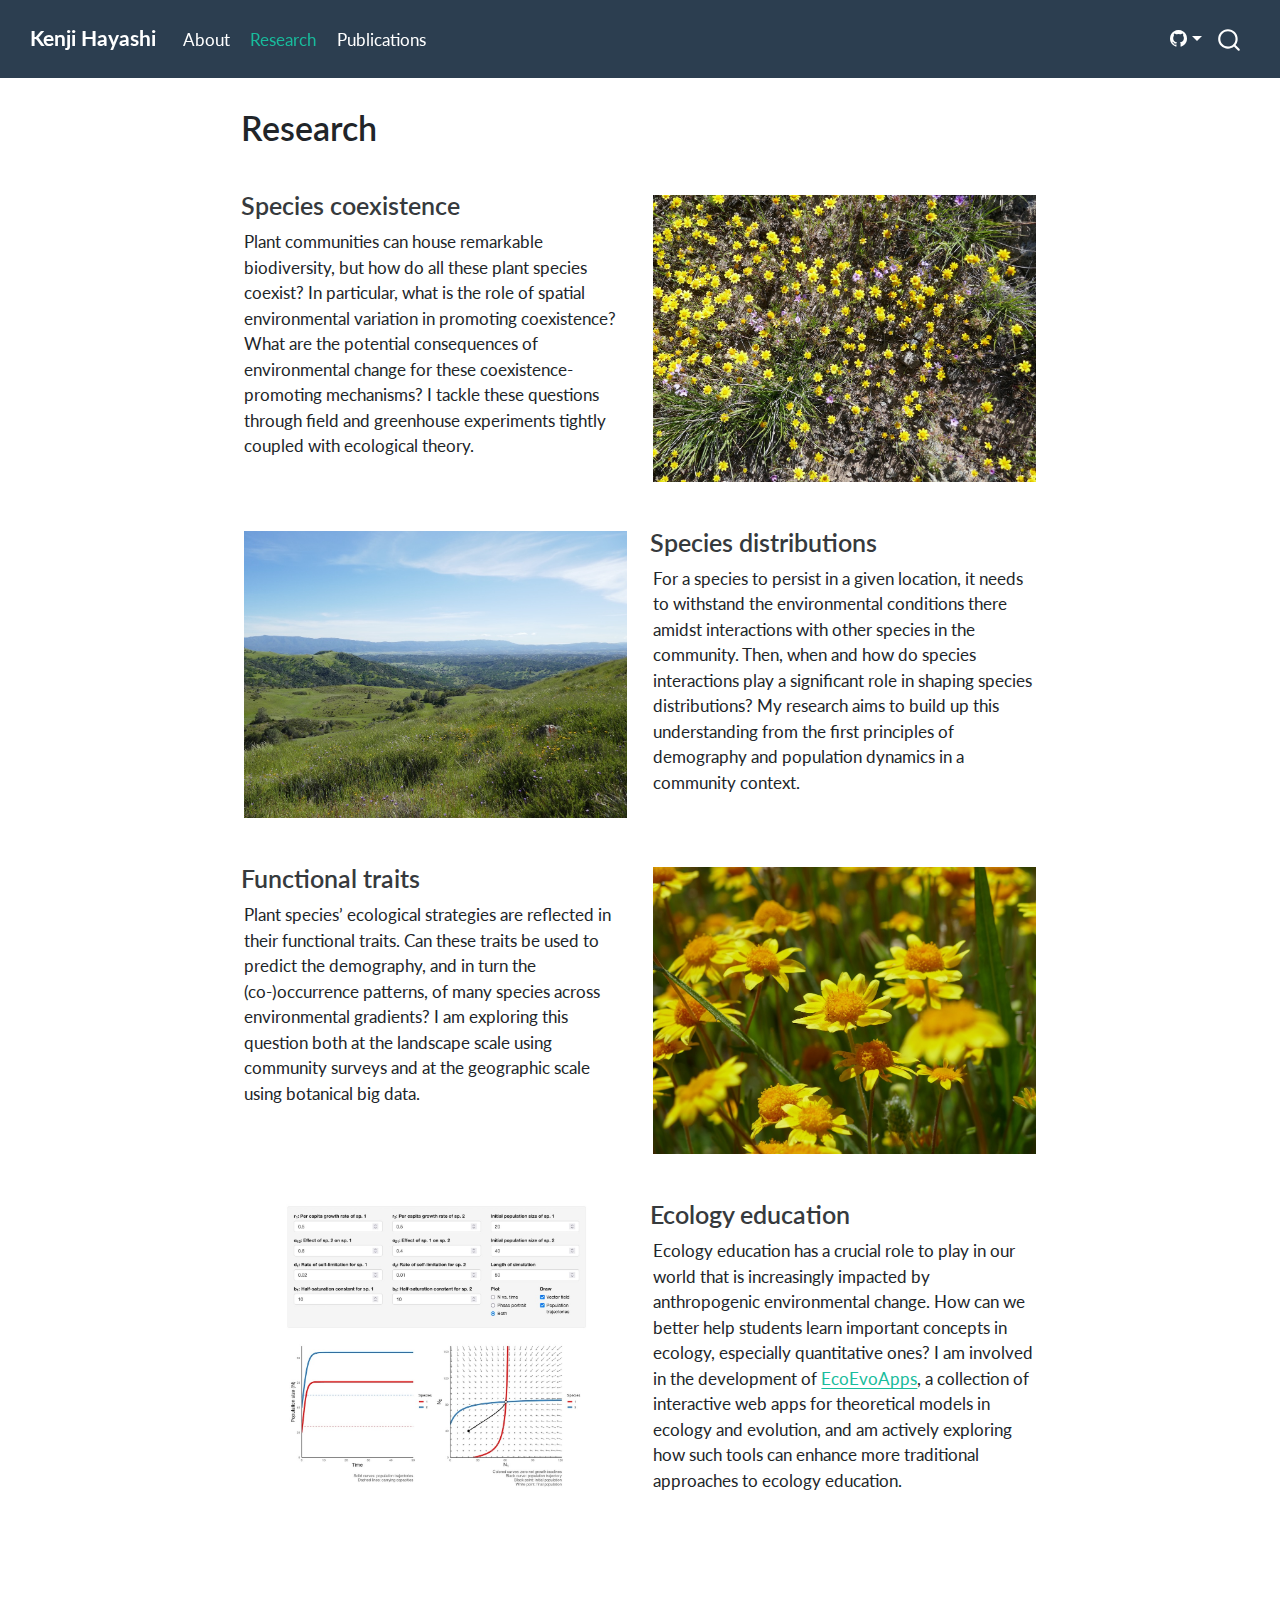
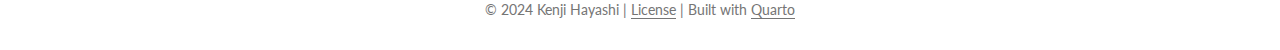
<file: docs/research.html>
<!DOCTYPE html>
<html xmlns="http://www.w3.org/1999/xhtml" lang="en" xml:lang="en"><head>

<meta charset="utf-8">
<meta name="generator" content="quarto-1.4.550">

<meta name="viewport" content="width=device-width, initial-scale=1.0, user-scalable=yes">


<title>Kenji Hayashi - Research</title>
<style>
code{white-space: pre-wrap;}
span.smallcaps{font-variant: small-caps;}
div.columns{display: flex; gap: min(4vw, 1.5em);}
div.column{flex: auto; overflow-x: auto;}
div.hanging-indent{margin-left: 1.5em; text-indent: -1.5em;}
ul.task-list{list-style: none;}
ul.task-list li input[type="checkbox"] {
  width: 0.8em;
  margin: 0 0.8em 0.2em -1em; /* quarto-specific, see https://github.com/quarto-dev/quarto-cli/issues/4556 */ 
  vertical-align: middle;
}
</style>


<script src="site_libs/quarto-nav/quarto-nav.js"></script>
<script src="site_libs/quarto-nav/headroom.min.js"></script>
<script src="site_libs/clipboard/clipboard.min.js"></script>
<script src="site_libs/quarto-search/autocomplete.umd.js"></script>
<script src="site_libs/quarto-search/fuse.min.js"></script>
<script src="site_libs/quarto-search/quarto-search.js"></script>
<meta name="quarto:offset" content="./">
<script src="site_libs/quarto-html/quarto.js"></script>
<script src="site_libs/quarto-html/popper.min.js"></script>
<script src="site_libs/quarto-html/tippy.umd.min.js"></script>
<script src="site_libs/quarto-html/anchor.min.js"></script>
<link href="site_libs/quarto-html/tippy.css" rel="stylesheet">
<link href="site_libs/quarto-html/quarto-syntax-highlighting.css" rel="stylesheet" id="quarto-text-highlighting-styles">
<script src="site_libs/bootstrap/bootstrap.min.js"></script>
<link href="site_libs/bootstrap/bootstrap-icons.css" rel="stylesheet">
<link href="site_libs/bootstrap/bootstrap.min.css" rel="stylesheet" id="quarto-bootstrap" data-mode="light">
<script id="quarto-search-options" type="application/json">{
  "location": "navbar",
  "copy-button": false,
  "collapse-after": 3,
  "panel-placement": "end",
  "type": "overlay",
  "limit": 50,
  "keyboard-shortcut": [
    "f",
    "/",
    "s"
  ],
  "show-item-context": false,
  "language": {
    "search-no-results-text": "No results",
    "search-matching-documents-text": "matching documents",
    "search-copy-link-title": "Copy link to search",
    "search-hide-matches-text": "Hide additional matches",
    "search-more-match-text": "more match in this document",
    "search-more-matches-text": "more matches in this document",
    "search-clear-button-title": "Clear",
    "search-text-placeholder": "",
    "search-detached-cancel-button-title": "Cancel",
    "search-submit-button-title": "Submit",
    "search-label": "Search"
  }
}</script>


<meta property="og:title" content="Kenji Hayashi - Research">
<meta property="og:description" content="Personal website for Kenji Hayashi, PhD candidate in Ecology and Evolutionary Biology at UCLA">
<meta property="og:image" content="https://kthayashi.github.io/assets/img/lasthenia-californica.jpg">
<meta property="og:site_name" content="Kenji Hayashi">
<meta property="og:image:alt" content="Photo of Lasthenia californica">
<meta name="twitter:title" content="Kenji Hayashi - Research">
<meta name="twitter:description" content="Personal website for Kenji Hayashi, PhD candidate in Ecology and Evolutionary Biology at UCLA">
<meta name="twitter:image" content="https://kthayashi.github.io/assets/img/lasthenia-californica.jpg">
<meta name="twitter:image:alt" content="Photo of Lasthenia californica">
<meta name="twitter:card" content="summary_large_image">
</head>

<body class="nav-fixed fullcontent">

<div id="quarto-search-results"></div>
  <header id="quarto-header" class="headroom fixed-top">
    <nav class="navbar navbar-expand-lg " data-bs-theme="dark">
      <div class="navbar-container container-fluid">
      <div class="navbar-brand-container mx-auto">
    <a class="navbar-brand" href="./index.html">
    <span class="navbar-title">Kenji Hayashi</span>
    </a>
  </div>
            <div id="quarto-search" class="" title="Search"></div>
          <button class="navbar-toggler" type="button" data-bs-toggle="collapse" data-bs-target="#navbarCollapse" aria-controls="navbarCollapse" aria-expanded="false" aria-label="Toggle navigation" onclick="if (window.quartoToggleHeadroom) { window.quartoToggleHeadroom(); }">
  <span class="navbar-toggler-icon"></span>
</button>
          <div class="collapse navbar-collapse" id="navbarCollapse">
            <ul class="navbar-nav navbar-nav-scroll me-auto">
  <li class="nav-item">
    <a class="nav-link" href="./index.html"> 
<span class="menu-text">About</span></a>
  </li>  
  <li class="nav-item">
    <a class="nav-link active" href="./research.html" aria-current="page"> 
<span class="menu-text">Research</span></a>
  </li>  
  <li class="nav-item">
    <a class="nav-link" href="./publications.html"> 
<span class="menu-text">Publications</span></a>
  </li>  
</ul>
          </div> <!-- /navcollapse -->
          <div class="quarto-navbar-tools">
    <div class="dropdown">
      <a href="" title="" id="quarto-navigation-tool-dropdown-0" class="quarto-navigation-tool dropdown-toggle px-1" data-bs-toggle="dropdown" aria-expanded="false" aria-label=""><i class="bi bi-github"></i></a>
      <ul class="dropdown-menu dropdown-menu-end" aria-labelledby="quarto-navigation-tool-dropdown-0">
          <li>
            <a class="dropdown-item quarto-navbar-tools-item" href="https://github.com/kthayashi/kthayashi.github.io">
            Source code
            </a>
          </li>
          <li>
            <a class="dropdown-item quarto-navbar-tools-item" href="https://github.com/kthayashi/kthayashi.github.io/issues">
            Report an issue
            </a>
          </li>
      </ul>
    </div>
</div>
      </div> <!-- /container-fluid -->
    </nav>
</header>
<!-- content -->
<div id="quarto-content" class="quarto-container page-columns page-rows-contents page-layout-article page-navbar">
<!-- sidebar -->
<!-- margin-sidebar -->
    
<!-- main -->
<main class="content" id="quarto-document-content">

<header id="title-block-header" class="quarto-title-block default">
<div class="quarto-title">
<h1 class="title">Research</h1>
</div>



<div class="quarto-title-meta">

    
  
    
  </div>
  


</header>


<div>

</div>
<div class="quarto-layout-panel" data-layout="[50, 50]">
<div class="quarto-layout-row">
<section id="species-coexistence" class="level3 quarto-layout-cell" style="flex-basis: 50.0%;justify-content: flex-start;">
<h3 class="anchored" data-anchor-id="species-coexistence">Species coexistence</h3>
<p>Plant communities can house remarkable biodiversity, but how do all these plant species coexist? In particular, what is the role of spatial environmental variation in promoting coexistence? What are the potential consequences of environmental change for these coexistence-promoting mechanisms? I tackle these questions through field and greenhouse experiments tightly coupled with ecological theory.</p>
</section>
<div class="quarto-layout-cell" style="flex-basis: 50.0%;justify-content: flex-start;">
<p><br> <img src="assets/img/sedgwick-community.jpg" class="img-fluid"></p>
</div>
</div>
</div>
<div>

</div>
<div class="quarto-layout-panel" data-layout="[50, 50]">
<div class="quarto-layout-row">
<div class="quarto-layout-cell" style="flex-basis: 50.0%;justify-content: flex-start;">
<p><br> <img src="assets/img/sedgwick-landscape.jpg" class="img-fluid"></p>
</div>
<section id="species-distributions" class="level3 quarto-layout-cell" style="flex-basis: 50.0%;justify-content: flex-start;">
<h3 class="anchored" data-anchor-id="species-distributions">Species distributions</h3>
<p>For a species to persist in a given location, it needs to withstand the environmental conditions there amidst interactions with other species in the community. Then, when and how do species interactions play a significant role in shaping species distributions? My research aims to build up this understanding from the first principles of demography and population dynamics in a community context.</p>
</section>
</div>
</div>
<div>

</div>
<div class="quarto-layout-panel" data-layout="[50, 50]">
<div class="quarto-layout-row">
<section id="functional-traits" class="level3 quarto-layout-cell" style="flex-basis: 50.0%;justify-content: flex-start;">
<h3 class="anchored" data-anchor-id="functional-traits">Functional traits</h3>
<p>Plant species’ ecological strategies are reflected in their functional traits. Can these traits be used to predict the demography, and in turn the (co-)occurrence patterns, of many species across environmental gradients? I am exploring this question both at the landscape scale using community surveys and at the geographic scale using botanical big data.</p>
</section>
<div class="quarto-layout-cell" style="flex-basis: 50.0%;justify-content: flex-start;">
<p><br> <img src="assets/img/lasthenia-californica.jpg" class="img-fluid"></p>
</div>
</div>
</div>
<div>

</div>
<div class="quarto-layout-panel" data-layout="[50, 50]">
<div class="quarto-layout-row">
<div class="quarto-layout-cell" style="flex-basis: 50.0%;justify-content: flex-start;">
<p><br> <img src="assets/img/ecoevoapps-mutualism.jpg" class="img-fluid"></p>
</div>
<section id="ecology-education" class="level3 quarto-layout-cell" style="flex-basis: 50.0%;justify-content: flex-start;">
<h3 class="anchored" data-anchor-id="ecology-education">Ecology education</h3>
<p>Ecology education has a crucial role to play in our world that is increasingly impacted by anthropogenic environmental change. How can we better help students learn important concepts in ecology, especially quantitative ones? I am involved in the development of <a href="https://ecoevoapps.gitlab.io">EcoEvoApps</a>, a collection of interactive web apps for theoretical models in ecology and evolution, and am actively exploring how such tools can enhance more traditional approaches to ecology education.</p>
</section>
</div>
</div>



</main> <!-- /main -->
<script id="quarto-html-after-body" type="application/javascript">
window.document.addEventListener("DOMContentLoaded", function (event) {
  const toggleBodyColorMode = (bsSheetEl) => {
    const mode = bsSheetEl.getAttribute("data-mode");
    const bodyEl = window.document.querySelector("body");
    if (mode === "dark") {
      bodyEl.classList.add("quarto-dark");
      bodyEl.classList.remove("quarto-light");
    } else {
      bodyEl.classList.add("quarto-light");
      bodyEl.classList.remove("quarto-dark");
    }
  }
  const toggleBodyColorPrimary = () => {
    const bsSheetEl = window.document.querySelector("link#quarto-bootstrap");
    if (bsSheetEl) {
      toggleBodyColorMode(bsSheetEl);
    }
  }
  toggleBodyColorPrimary();  
  const icon = "";
  const anchorJS = new window.AnchorJS();
  anchorJS.options = {
    placement: 'right',
    icon: icon
  };
  anchorJS.add('.anchored');
  const isCodeAnnotation = (el) => {
    for (const clz of el.classList) {
      if (clz.startsWith('code-annotation-')) {                     
        return true;
      }
    }
    return false;
  }
  const clipboard = new window.ClipboardJS('.code-copy-button', {
    text: function(trigger) {
      const codeEl = trigger.previousElementSibling.cloneNode(true);
      for (const childEl of codeEl.children) {
        if (isCodeAnnotation(childEl)) {
          childEl.remove();
        }
      }
      return codeEl.innerText;
    }
  });
  clipboard.on('success', function(e) {
    // button target
    const button = e.trigger;
    // don't keep focus
    button.blur();
    // flash "checked"
    button.classList.add('code-copy-button-checked');
    var currentTitle = button.getAttribute("title");
    button.setAttribute("title", "Copied!");
    let tooltip;
    if (window.bootstrap) {
      button.setAttribute("data-bs-toggle", "tooltip");
      button.setAttribute("data-bs-placement", "left");
      button.setAttribute("data-bs-title", "Copied!");
      tooltip = new bootstrap.Tooltip(button, 
        { trigger: "manual", 
          customClass: "code-copy-button-tooltip",
          offset: [0, -8]});
      tooltip.show();    
    }
    setTimeout(function() {
      if (tooltip) {
        tooltip.hide();
        button.removeAttribute("data-bs-title");
        button.removeAttribute("data-bs-toggle");
        button.removeAttribute("data-bs-placement");
      }
      button.setAttribute("title", currentTitle);
      button.classList.remove('code-copy-button-checked');
    }, 1000);
    // clear code selection
    e.clearSelection();
  });
  function tippyHover(el, contentFn, onTriggerFn, onUntriggerFn) {
    const config = {
      allowHTML: true,
      maxWidth: 500,
      delay: 100,
      arrow: false,
      appendTo: function(el) {
          return el.parentElement;
      },
      interactive: true,
      interactiveBorder: 10,
      theme: 'quarto',
      placement: 'bottom-start',
    };
    if (contentFn) {
      config.content = contentFn;
    }
    if (onTriggerFn) {
      config.onTrigger = onTriggerFn;
    }
    if (onUntriggerFn) {
      config.onUntrigger = onUntriggerFn;
    }
    window.tippy(el, config); 
  }
  const noterefs = window.document.querySelectorAll('a[role="doc-noteref"]');
  for (var i=0; i<noterefs.length; i++) {
    const ref = noterefs[i];
    tippyHover(ref, function() {
      // use id or data attribute instead here
      let href = ref.getAttribute('data-footnote-href') || ref.getAttribute('href');
      try { href = new URL(href).hash; } catch {}
      const id = href.replace(/^#\/?/, "");
      const note = window.document.getElementById(id);
      return note.innerHTML;
    });
  }
  const xrefs = window.document.querySelectorAll('a.quarto-xref');
  const processXRef = (id, note) => {
    // Strip column container classes
    const stripColumnClz = (el) => {
      el.classList.remove("page-full", "page-columns");
      if (el.children) {
        for (const child of el.children) {
          stripColumnClz(child);
        }
      }
    }
    stripColumnClz(note)
    if (id === null || id.startsWith('sec-')) {
      // Special case sections, only their first couple elements
      const container = document.createElement("div");
      if (note.children && note.children.length > 2) {
        container.appendChild(note.children[0].cloneNode(true));
        for (let i = 1; i < note.children.length; i++) {
          const child = note.children[i];
          if (child.tagName === "P" && child.innerText === "") {
            continue;
          } else {
            container.appendChild(child.cloneNode(true));
            break;
          }
        }
        if (window.Quarto?.typesetMath) {
          window.Quarto.typesetMath(container);
        }
        return container.innerHTML
      } else {
        if (window.Quarto?.typesetMath) {
          window.Quarto.typesetMath(note);
        }
        return note.innerHTML;
      }
    } else {
      // Remove any anchor links if they are present
      const anchorLink = note.querySelector('a.anchorjs-link');
      if (anchorLink) {
        anchorLink.remove();
      }
      if (window.Quarto?.typesetMath) {
        window.Quarto.typesetMath(note);
      }
      // TODO in 1.5, we should make sure this works without a callout special case
      if (note.classList.contains("callout")) {
        return note.outerHTML;
      } else {
        return note.innerHTML;
      }
    }
  }
  for (var i=0; i<xrefs.length; i++) {
    const xref = xrefs[i];
    tippyHover(xref, undefined, function(instance) {
      instance.disable();
      let url = xref.getAttribute('href');
      let hash = undefined; 
      if (url.startsWith('#')) {
        hash = url;
      } else {
        try { hash = new URL(url).hash; } catch {}
      }
      if (hash) {
        const id = hash.replace(/^#\/?/, "");
        const note = window.document.getElementById(id);
        if (note !== null) {
          try {
            const html = processXRef(id, note.cloneNode(true));
            instance.setContent(html);
          } finally {
            instance.enable();
            instance.show();
          }
        } else {
          // See if we can fetch this
          fetch(url.split('#')[0])
          .then(res => res.text())
          .then(html => {
            const parser = new DOMParser();
            const htmlDoc = parser.parseFromString(html, "text/html");
            const note = htmlDoc.getElementById(id);
            if (note !== null) {
              const html = processXRef(id, note);
              instance.setContent(html);
            } 
          }).finally(() => {
            instance.enable();
            instance.show();
          });
        }
      } else {
        // See if we can fetch a full url (with no hash to target)
        // This is a special case and we should probably do some content thinning / targeting
        fetch(url)
        .then(res => res.text())
        .then(html => {
          const parser = new DOMParser();
          const htmlDoc = parser.parseFromString(html, "text/html");
          const note = htmlDoc.querySelector('main.content');
          if (note !== null) {
            // This should only happen for chapter cross references
            // (since there is no id in the URL)
            // remove the first header
            if (note.children.length > 0 && note.children[0].tagName === "HEADER") {
              note.children[0].remove();
            }
            const html = processXRef(null, note);
            instance.setContent(html);
          } 
        }).finally(() => {
          instance.enable();
          instance.show();
        });
      }
    }, function(instance) {
    });
  }
      let selectedAnnoteEl;
      const selectorForAnnotation = ( cell, annotation) => {
        let cellAttr = 'data-code-cell="' + cell + '"';
        let lineAttr = 'data-code-annotation="' +  annotation + '"';
        const selector = 'span[' + cellAttr + '][' + lineAttr + ']';
        return selector;
      }
      const selectCodeLines = (annoteEl) => {
        const doc = window.document;
        const targetCell = annoteEl.getAttribute("data-target-cell");
        const targetAnnotation = annoteEl.getAttribute("data-target-annotation");
        const annoteSpan = window.document.querySelector(selectorForAnnotation(targetCell, targetAnnotation));
        const lines = annoteSpan.getAttribute("data-code-lines").split(",");
        const lineIds = lines.map((line) => {
          return targetCell + "-" + line;
        })
        let top = null;
        let height = null;
        let parent = null;
        if (lineIds.length > 0) {
            //compute the position of the single el (top and bottom and make a div)
            const el = window.document.getElementById(lineIds[0]);
            top = el.offsetTop;
            height = el.offsetHeight;
            parent = el.parentElement.parentElement;
          if (lineIds.length > 1) {
            const lastEl = window.document.getElementById(lineIds[lineIds.length - 1]);
            const bottom = lastEl.offsetTop + lastEl.offsetHeight;
            height = bottom - top;
          }
          if (top !== null && height !== null && parent !== null) {
            // cook up a div (if necessary) and position it 
            let div = window.document.getElementById("code-annotation-line-highlight");
            if (div === null) {
              div = window.document.createElement("div");
              div.setAttribute("id", "code-annotation-line-highlight");
              div.style.position = 'absolute';
              parent.appendChild(div);
            }
            div.style.top = top - 2 + "px";
            div.style.height = height + 4 + "px";
            div.style.left = 0;
            let gutterDiv = window.document.getElementById("code-annotation-line-highlight-gutter");
            if (gutterDiv === null) {
              gutterDiv = window.document.createElement("div");
              gutterDiv.setAttribute("id", "code-annotation-line-highlight-gutter");
              gutterDiv.style.position = 'absolute';
              const codeCell = window.document.getElementById(targetCell);
              const gutter = codeCell.querySelector('.code-annotation-gutter');
              gutter.appendChild(gutterDiv);
            }
            gutterDiv.style.top = top - 2 + "px";
            gutterDiv.style.height = height + 4 + "px";
          }
          selectedAnnoteEl = annoteEl;
        }
      };
      const unselectCodeLines = () => {
        const elementsIds = ["code-annotation-line-highlight", "code-annotation-line-highlight-gutter"];
        elementsIds.forEach((elId) => {
          const div = window.document.getElementById(elId);
          if (div) {
            div.remove();
          }
        });
        selectedAnnoteEl = undefined;
      };
        // Handle positioning of the toggle
    window.addEventListener(
      "resize",
      throttle(() => {
        elRect = undefined;
        if (selectedAnnoteEl) {
          selectCodeLines(selectedAnnoteEl);
        }
      }, 10)
    );
    function throttle(fn, ms) {
    let throttle = false;
    let timer;
      return (...args) => {
        if(!throttle) { // first call gets through
            fn.apply(this, args);
            throttle = true;
        } else { // all the others get throttled
            if(timer) clearTimeout(timer); // cancel #2
            timer = setTimeout(() => {
              fn.apply(this, args);
              timer = throttle = false;
            }, ms);
        }
      };
    }
      // Attach click handler to the DT
      const annoteDls = window.document.querySelectorAll('dt[data-target-cell]');
      for (const annoteDlNode of annoteDls) {
        annoteDlNode.addEventListener('click', (event) => {
          const clickedEl = event.target;
          if (clickedEl !== selectedAnnoteEl) {
            unselectCodeLines();
            const activeEl = window.document.querySelector('dt[data-target-cell].code-annotation-active');
            if (activeEl) {
              activeEl.classList.remove('code-annotation-active');
            }
            selectCodeLines(clickedEl);
            clickedEl.classList.add('code-annotation-active');
          } else {
            // Unselect the line
            unselectCodeLines();
            clickedEl.classList.remove('code-annotation-active');
          }
        });
      }
  const findCites = (el) => {
    const parentEl = el.parentElement;
    if (parentEl) {
      const cites = parentEl.dataset.cites;
      if (cites) {
        return {
          el,
          cites: cites.split(' ')
        };
      } else {
        return findCites(el.parentElement)
      }
    } else {
      return undefined;
    }
  };
  var bibliorefs = window.document.querySelectorAll('a[role="doc-biblioref"]');
  for (var i=0; i<bibliorefs.length; i++) {
    const ref = bibliorefs[i];
    const citeInfo = findCites(ref);
    if (citeInfo) {
      tippyHover(citeInfo.el, function() {
        var popup = window.document.createElement('div');
        citeInfo.cites.forEach(function(cite) {
          var citeDiv = window.document.createElement('div');
          citeDiv.classList.add('hanging-indent');
          citeDiv.classList.add('csl-entry');
          var biblioDiv = window.document.getElementById('ref-' + cite);
          if (biblioDiv) {
            citeDiv.innerHTML = biblioDiv.innerHTML;
          }
          popup.appendChild(citeDiv);
        });
        return popup.innerHTML;
      });
    }
  }
});
</script>
</div> <!-- /content -->
<footer class="footer">
  <div class="nav-footer">
    <div class="nav-footer-left">
      &nbsp;
    </div>   
    <div class="nav-footer-center">
<p>© 2024 Kenji Hayashi | <a href="https://github.com/kthayashi/kthayashi.github.io#license">License</a> | Built with <a href="https://quarto.org/">Quarto</a></p>
</div>
    <div class="nav-footer-right">
      &nbsp;
    </div>
  </div>
</footer>




</body></html>
</file>
<file: docs/site_libs/quarto-html/tippy.css>
.tippy-box[data-animation=fade][data-state=hidden]{opacity:0}[data-tippy-root]{max-width:calc(100vw - 10px)}.tippy-box{position:relative;background-color:#333;color:#fff;border-radius:4px;font-size:14px;line-height:1.4;white-space:normal;outline:0;transition-property:transform,visibility,opacity}.tippy-box[data-placement^=top]>.tippy-arrow{bottom:0}.tippy-box[data-placement^=top]>.tippy-arrow:before{bottom:-7px;left:0;border-width:8px 8px 0;border-top-color:initial;transform-origin:center top}.tippy-box[data-placement^=bottom]>.tippy-arrow{top:0}.tippy-box[data-placement^=bottom]>.tippy-arrow:before{top:-7px;left:0;border-width:0 8px 8px;border-bottom-color:initial;transform-origin:center bottom}.tippy-box[data-placement^=left]>.tippy-arrow{right:0}.tippy-box[data-placement^=left]>.tippy-arrow:before{border-width:8px 0 8px 8px;border-left-color:initial;right:-7px;transform-origin:center left}.tippy-box[data-placement^=right]>.tippy-arrow{left:0}.tippy-box[data-placement^=right]>.tippy-arrow:before{left:-7px;border-width:8px 8px 8px 0;border-right-color:initial;transform-origin:center right}.tippy-box[data-inertia][data-state=visible]{transition-timing-function:cubic-bezier(.54,1.5,.38,1.11)}.tippy-arrow{width:16px;height:16px;color:#333}.tippy-arrow:before{content:"";position:absolute;border-color:transparent;border-style:solid}.tippy-content{position:relative;padding:5px 9px;z-index:1}
</file>
<file: docs/site_libs/quarto-html/quarto-syntax-highlighting.css>
/* quarto syntax highlight colors */
:root {
  --quarto-hl-ot-color: #003B4F;
  --quarto-hl-at-color: #657422;
  --quarto-hl-ss-color: #20794D;
  --quarto-hl-an-color: #5E5E5E;
  --quarto-hl-fu-color: #4758AB;
  --quarto-hl-st-color: #20794D;
  --quarto-hl-cf-color: #003B4F;
  --quarto-hl-op-color: #5E5E5E;
  --quarto-hl-er-color: #AD0000;
  --quarto-hl-bn-color: #AD0000;
  --quarto-hl-al-color: #AD0000;
  --quarto-hl-va-color: #111111;
  --quarto-hl-bu-color: inherit;
  --quarto-hl-ex-color: inherit;
  --quarto-hl-pp-color: #AD0000;
  --quarto-hl-in-color: #5E5E5E;
  --quarto-hl-vs-color: #20794D;
  --quarto-hl-wa-color: #5E5E5E;
  --quarto-hl-do-color: #5E5E5E;
  --quarto-hl-im-color: #00769E;
  --quarto-hl-ch-color: #20794D;
  --quarto-hl-dt-color: #AD0000;
  --quarto-hl-fl-color: #AD0000;
  --quarto-hl-co-color: #5E5E5E;
  --quarto-hl-cv-color: #5E5E5E;
  --quarto-hl-cn-color: #8f5902;
  --quarto-hl-sc-color: #5E5E5E;
  --quarto-hl-dv-color: #AD0000;
  --quarto-hl-kw-color: #003B4F;
}

/* other quarto variables */
:root {
  --quarto-font-monospace: SFMono-Regular, Menlo, Monaco, Consolas, "Liberation Mono", "Courier New", monospace;
}

pre > code.sourceCode > span {
  color: #003B4F;
}

code span {
  color: #003B4F;
}

code.sourceCode > span {
  color: #003B4F;
}

div.sourceCode,
div.sourceCode pre.sourceCode {
  color: #003B4F;
}

code span.ot {
  color: #003B4F;
  font-style: inherit;
}

code span.at {
  color: #657422;
  font-style: inherit;
}

code span.ss {
  color: #20794D;
  font-style: inherit;
}

code span.an {
  color: #5E5E5E;
  font-style: inherit;
}

code span.fu {
  color: #4758AB;
  font-style: inherit;
}

code span.st {
  color: #20794D;
  font-style: inherit;
}

code span.cf {
  color: #003B4F;
  font-style: inherit;
}

code span.op {
  color: #5E5E5E;
  font-style: inherit;
}

code span.er {
  color: #AD0000;
  font-style: inherit;
}

code span.bn {
  color: #AD0000;
  font-style: inherit;
}

code span.al {
  color: #AD0000;
  font-style: inherit;
}

code span.va {
  color: #111111;
  font-style: inherit;
}

code span.bu {
  font-style: inherit;
}

code span.ex {
  font-style: inherit;
}

code span.pp {
  color: #AD0000;
  font-style: inherit;
}

code span.in {
  color: #5E5E5E;
  font-style: inherit;
}

code span.vs {
  color: #20794D;
  font-style: inherit;
}

code span.wa {
  color: #5E5E5E;
  font-style: italic;
}

code span.do {
  color: #5E5E5E;
  font-style: italic;
}

code span.im {
  color: #00769E;
  font-style: inherit;
}

code span.ch {
  color: #20794D;
  font-style: inherit;
}

code span.dt {
  color: #AD0000;
  font-style: inherit;
}

code span.fl {
  color: #AD0000;
  font-style: inherit;
}

code span.co {
  color: #5E5E5E;
  font-style: inherit;
}

code span.cv {
  color: #5E5E5E;
  font-style: italic;
}

code span.cn {
  color: #8f5902;
  font-style: inherit;
}

code span.sc {
  color: #5E5E5E;
  font-style: inherit;
}

code span.dv {
  color: #AD0000;
  font-style: inherit;
}

code span.kw {
  color: #003B4F;
  font-style: inherit;
}

.prevent-inlining {
  content: "</";
}

/*# sourceMappingURL=debc5d5d77c3f9108843748ff7464032.css.map */
</file>
<file: docs/site_libs/quarto-contrib/fontawesome6-0.1.0/latex-fontsize.css>
.fa-tiny {
  font-size: 0.5em;
}
.fa-scriptsize {
  font-size: 0.7em;
}
.fa-footnotesize {
  font-size: 0.8em;
}
.fa-small {
  font-size: 0.9em;
}
.fa-normalsize {
  font-size: 1em;
}
.fa-large {
  font-size: 1.2em;
}
.fa-Large {
  font-size: 1.5em;
}
.fa-LARGE {
  font-size: 1.75em;
}
.fa-huge {
  font-size: 2em;
}
.fa-Huge {
  font-size: 2.5em;
}
</file>
<file: docs/site_libs/quarto-html/quarto-syntax-highlighting-c8ad9e5dbd60b7b70b38521ab19b7da4.css>
/* quarto syntax highlight colors */
:root {
  --quarto-hl-ot-color: #003B4F;
  --quarto-hl-at-color: #657422;
  --quarto-hl-ss-color: #20794D;
  --quarto-hl-an-color: #5E5E5E;
  --quarto-hl-fu-color: #4758AB;
  --quarto-hl-st-color: #20794D;
  --quarto-hl-cf-color: #003B4F;
  --quarto-hl-op-color: #5E5E5E;
  --quarto-hl-er-color: #AD0000;
  --quarto-hl-bn-color: #AD0000;
  --quarto-hl-al-color: #AD0000;
  --quarto-hl-va-color: #111111;
  --quarto-hl-bu-color: inherit;
  --quarto-hl-ex-color: inherit;
  --quarto-hl-pp-color: #AD0000;
  --quarto-hl-in-color: #5E5E5E;
  --quarto-hl-vs-color: #20794D;
  --quarto-hl-wa-color: #5E5E5E;
  --quarto-hl-do-color: #5E5E5E;
  --quarto-hl-im-color: #00769E;
  --quarto-hl-ch-color: #20794D;
  --quarto-hl-dt-color: #AD0000;
  --quarto-hl-fl-color: #AD0000;
  --quarto-hl-co-color: #5E5E5E;
  --quarto-hl-cv-color: #5E5E5E;
  --quarto-hl-cn-color: #8f5902;
  --quarto-hl-sc-color: #5E5E5E;
  --quarto-hl-dv-color: #AD0000;
  --quarto-hl-kw-color: #003B4F;
}

/* other quarto variables */
:root {
  --quarto-font-monospace: SFMono-Regular, Menlo, Monaco, Consolas, "Liberation Mono", "Courier New", monospace;
}

/* syntax highlight based on Pandoc's rules */
pre > code.sourceCode > span {
  color: #003B4F;
}

code.sourceCode > span {
  color: #003B4F;
}

div.sourceCode,
div.sourceCode pre.sourceCode {
  color: #003B4F;
}

/* Normal */
code span {
  color: #003B4F;
}

/* Alert */
code span.al {
  color: #AD0000;
  font-style: inherit;
}

/* Annotation */
code span.an {
  color: #5E5E5E;
  font-style: inherit;
}

/* Attribute */
code span.at {
  color: #657422;
  font-style: inherit;
}

/* BaseN */
code span.bn {
  color: #AD0000;
  font-style: inherit;
}

/* BuiltIn */
code span.bu {
  font-style: inherit;
}

/* ControlFlow */
code span.cf {
  color: #003B4F;
  font-weight: bold;
  font-style: inherit;
}

/* Char */
code span.ch {
  color: #20794D;
  font-style: inherit;
}

/* Constant */
code span.cn {
  color: #8f5902;
  font-style: inherit;
}

/* Comment */
code span.co {
  color: #5E5E5E;
  font-style: inherit;
}

/* CommentVar */
code span.cv {
  color: #5E5E5E;
  font-style: italic;
}

/* Documentation */
code span.do {
  color: #5E5E5E;
  font-style: italic;
}

/* DataType */
code span.dt {
  color: #AD0000;
  font-style: inherit;
}

/* DecVal */
code span.dv {
  color: #AD0000;
  font-style: inherit;
}

/* Error */
code span.er {
  color: #AD0000;
  font-style: inherit;
}

/* Extension */
code span.ex {
  font-style: inherit;
}

/* Float */
code span.fl {
  color: #AD0000;
  font-style: inherit;
}

/* Function */
code span.fu {
  color: #4758AB;
  font-style: inherit;
}

/* Import */
code span.im {
  color: #00769E;
  font-style: inherit;
}

/* Information */
code span.in {
  color: #5E5E5E;
  font-style: inherit;
}

/* Keyword */
code span.kw {
  color: #003B4F;
  font-weight: bold;
  font-style: inherit;
}

/* Operator */
code span.op {
  color: #5E5E5E;
  font-style: inherit;
}

/* Other */
code span.ot {
  color: #003B4F;
  font-style: inherit;
}

/* Preprocessor */
code span.pp {
  color: #AD0000;
  font-style: inherit;
}

/* SpecialChar */
code span.sc {
  color: #5E5E5E;
  font-style: inherit;
}

/* SpecialString */
code span.ss {
  color: #20794D;
  font-style: inherit;
}

/* String */
code span.st {
  color: #20794D;
  font-style: inherit;
}

/* Variable */
code span.va {
  color: #111111;
  font-style: inherit;
}

/* VerbatimString */
code span.vs {
  color: #20794D;
  font-style: inherit;
}

/* Warning */
code span.wa {
  color: #5E5E5E;
  font-style: italic;
}

.prevent-inlining {
  content: "</";
}

/*# sourceMappingURL=405ffa06017179012420079c49e771b5.css.map */
</file>
